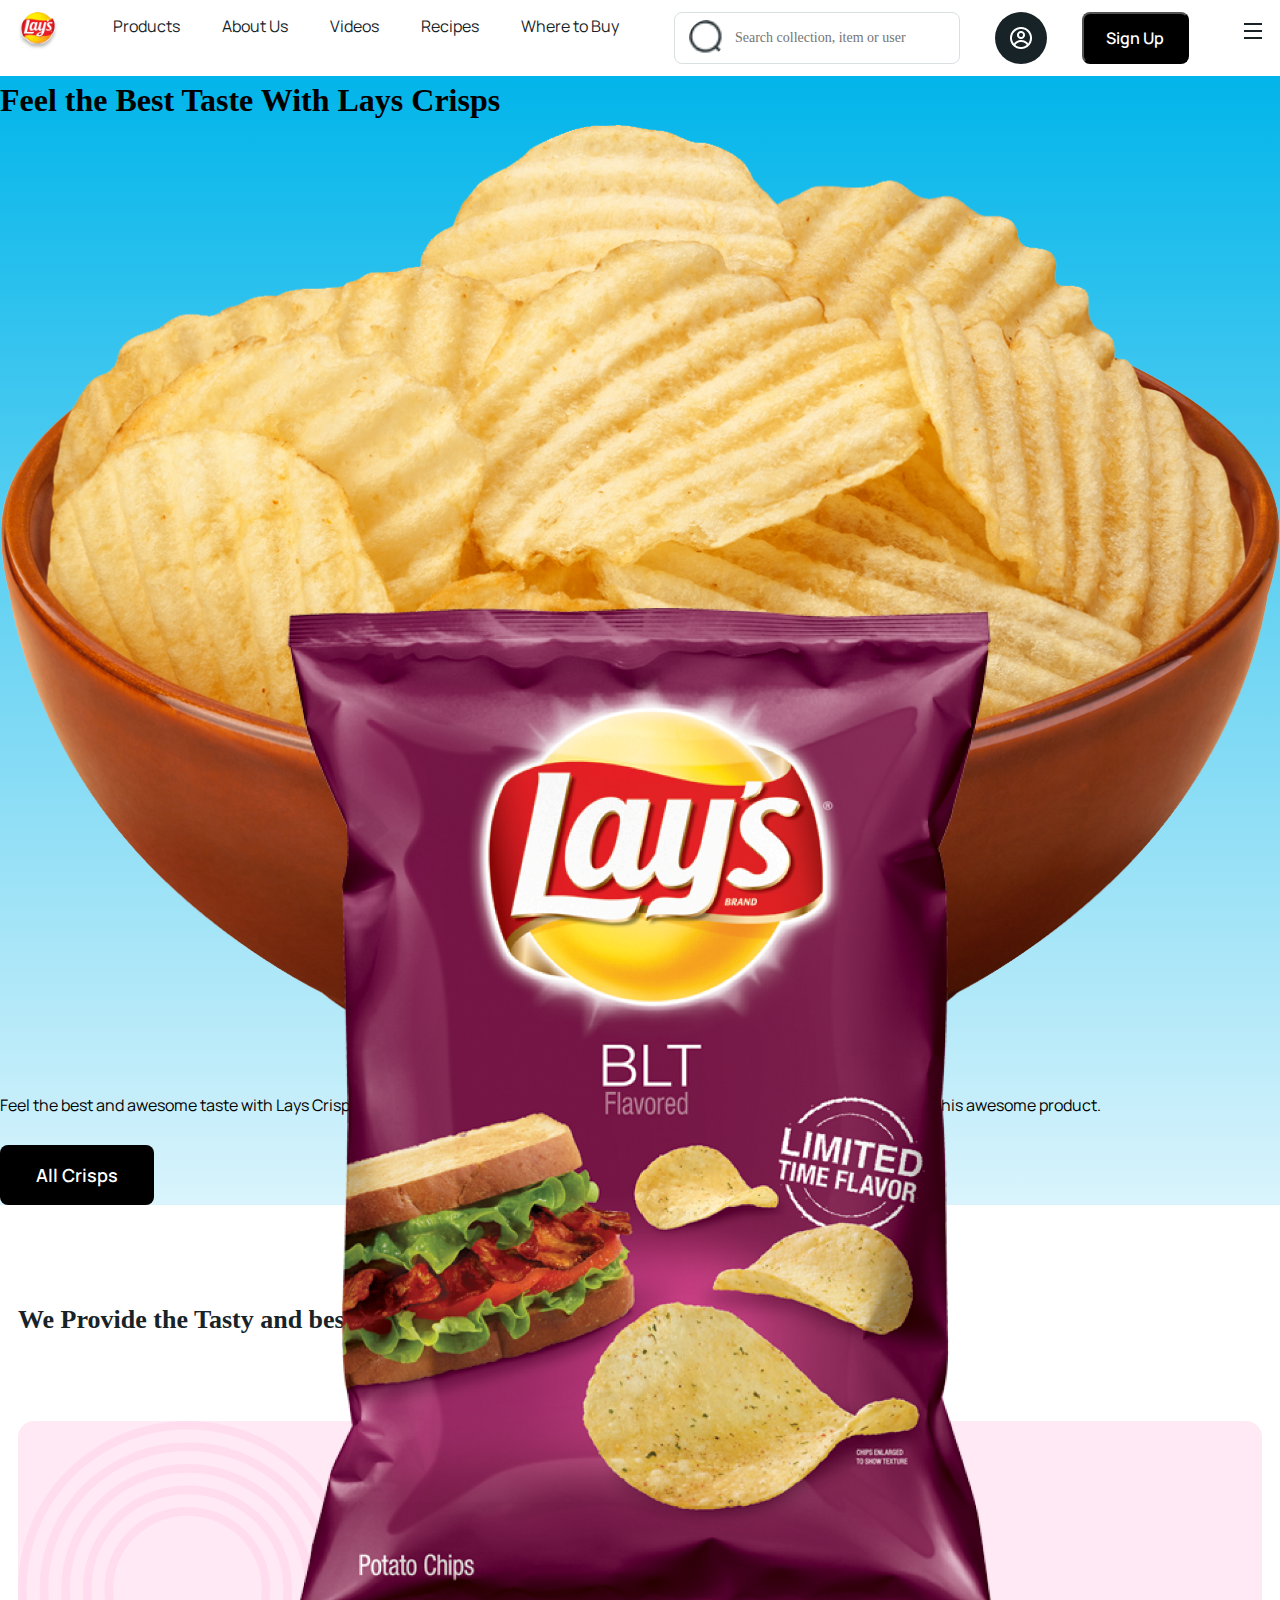
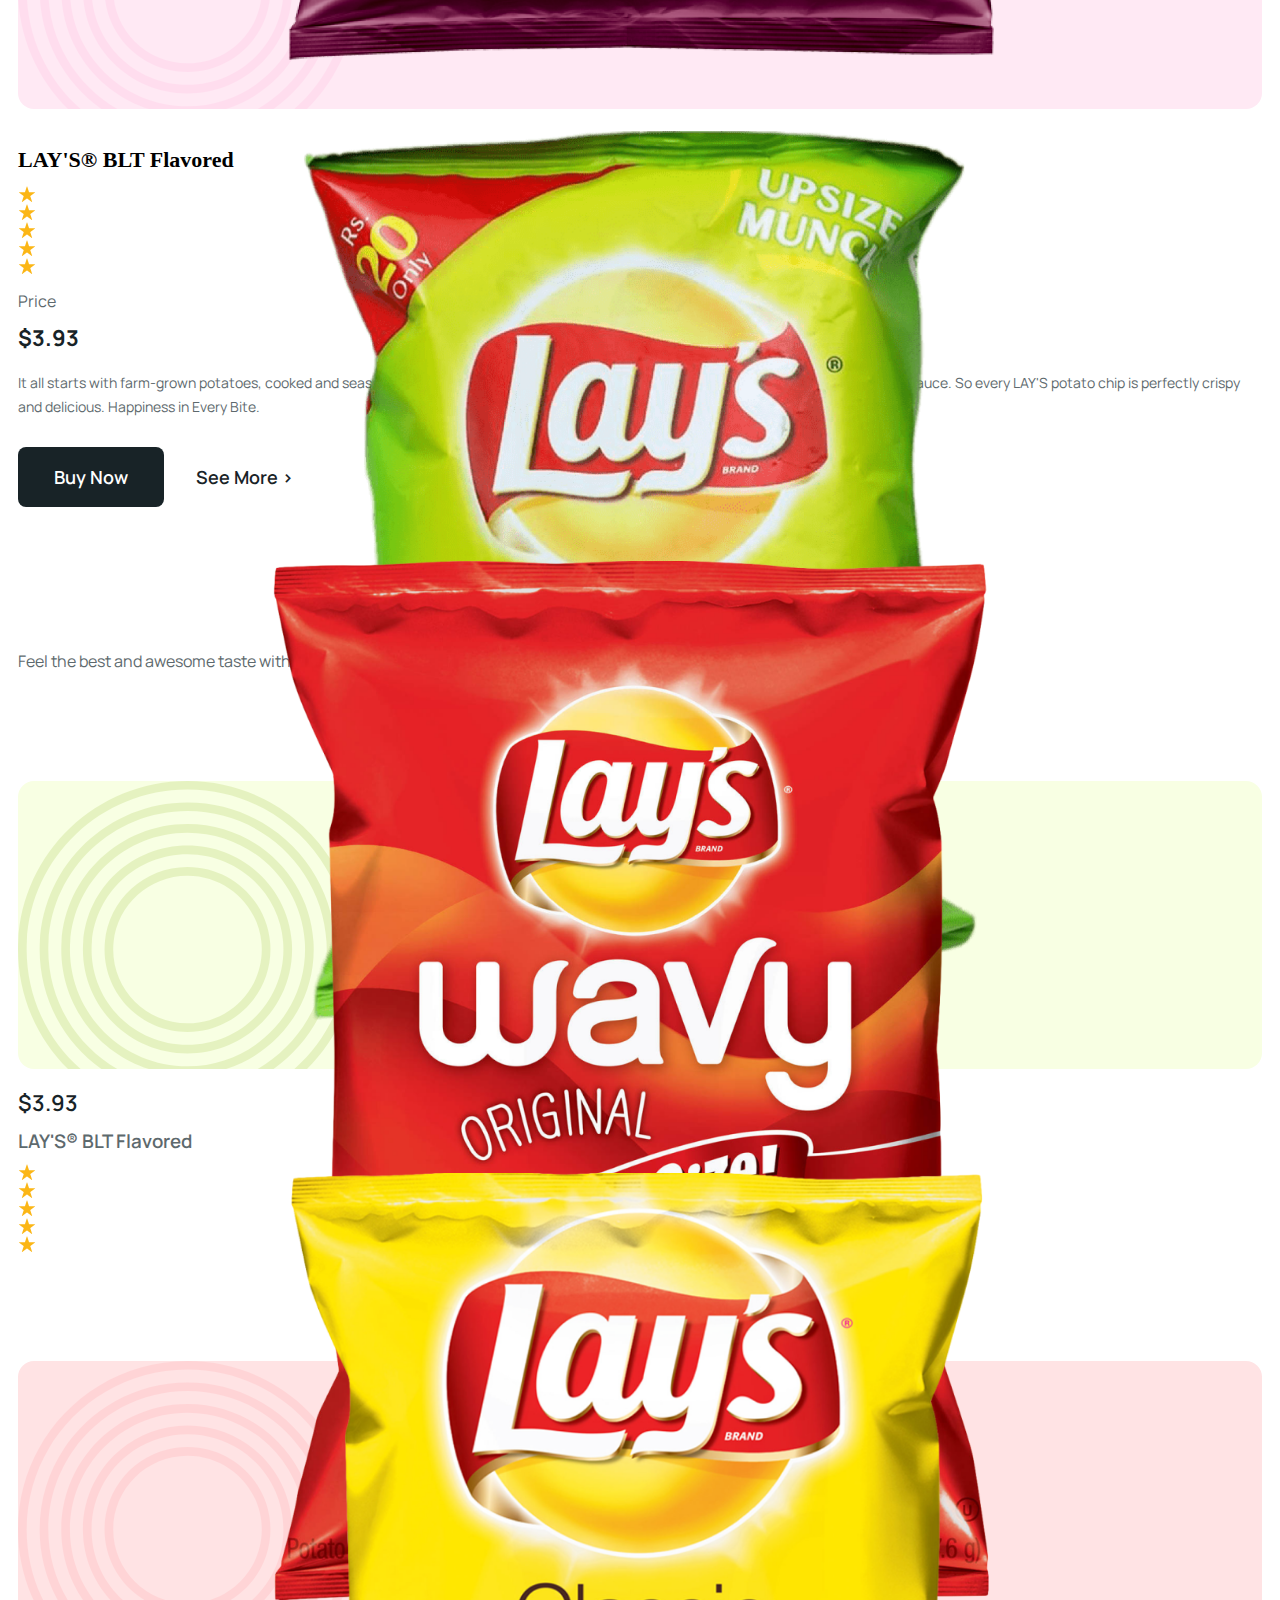
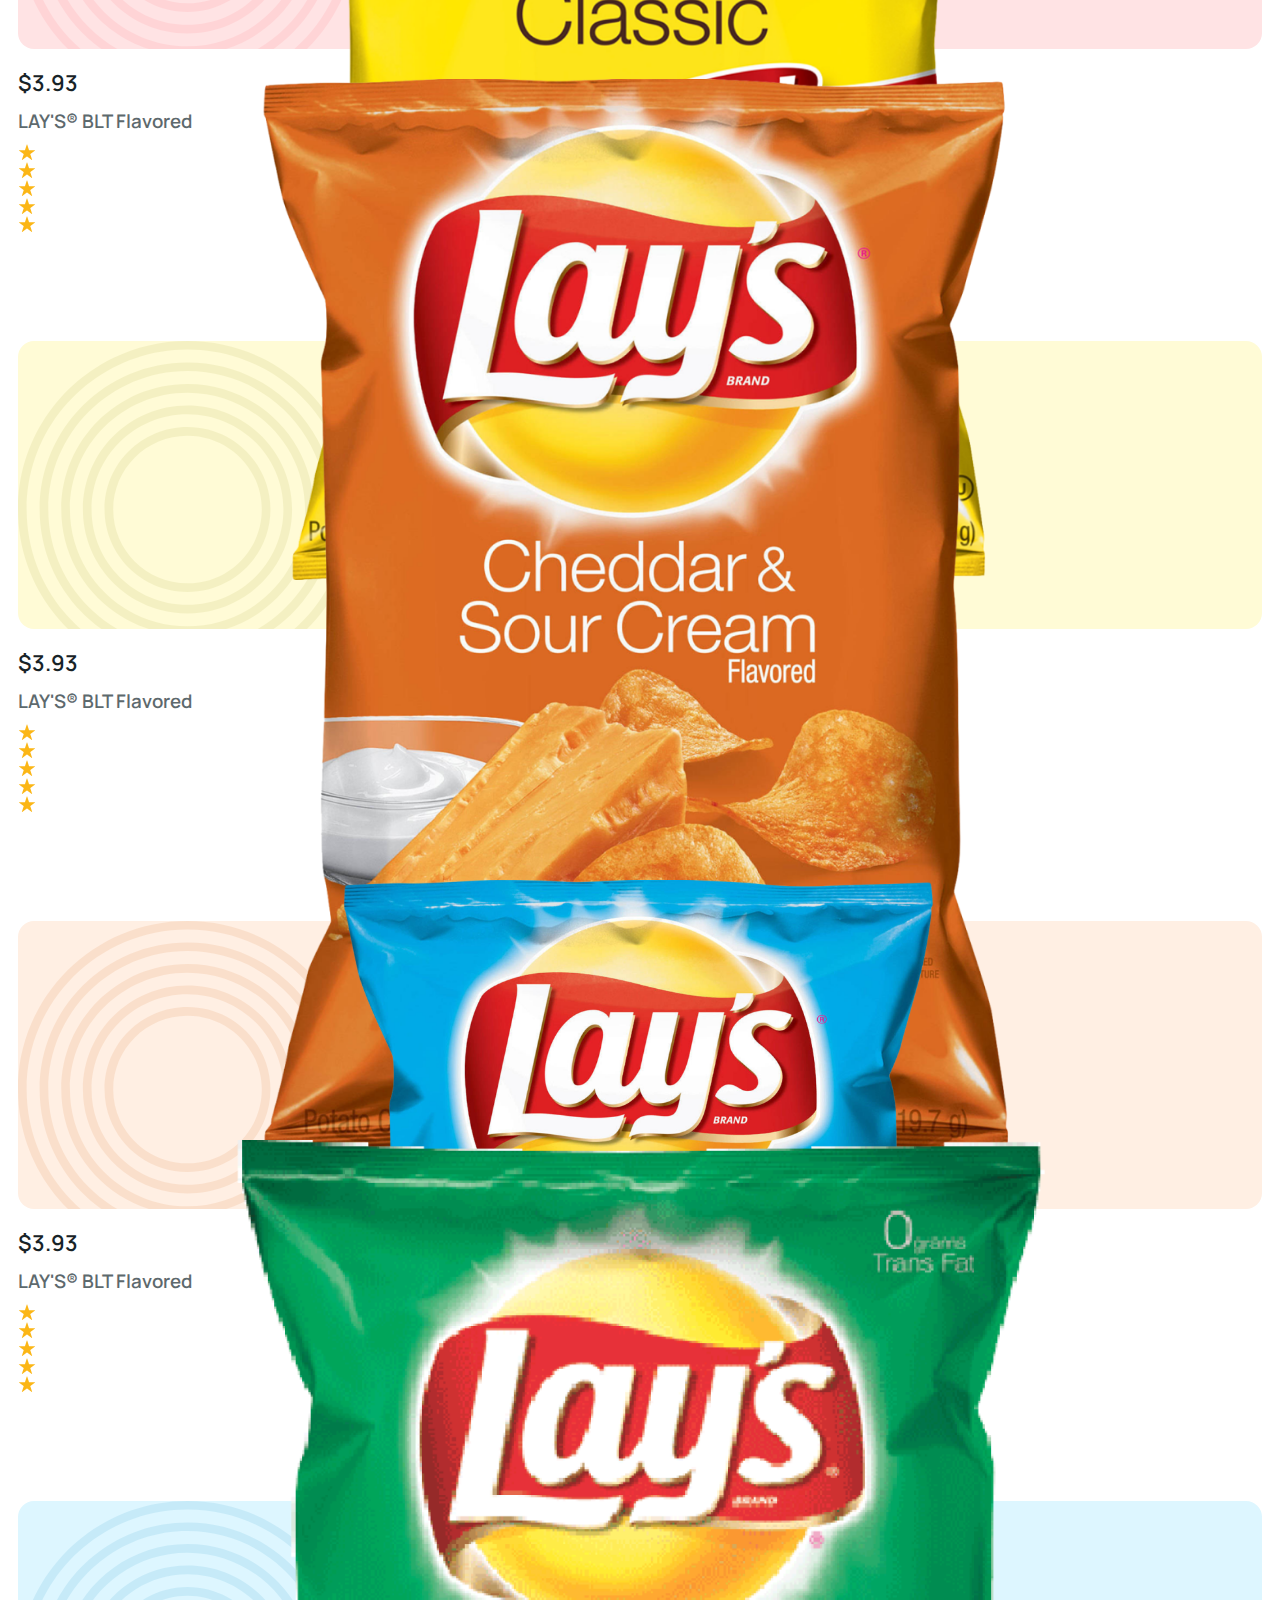
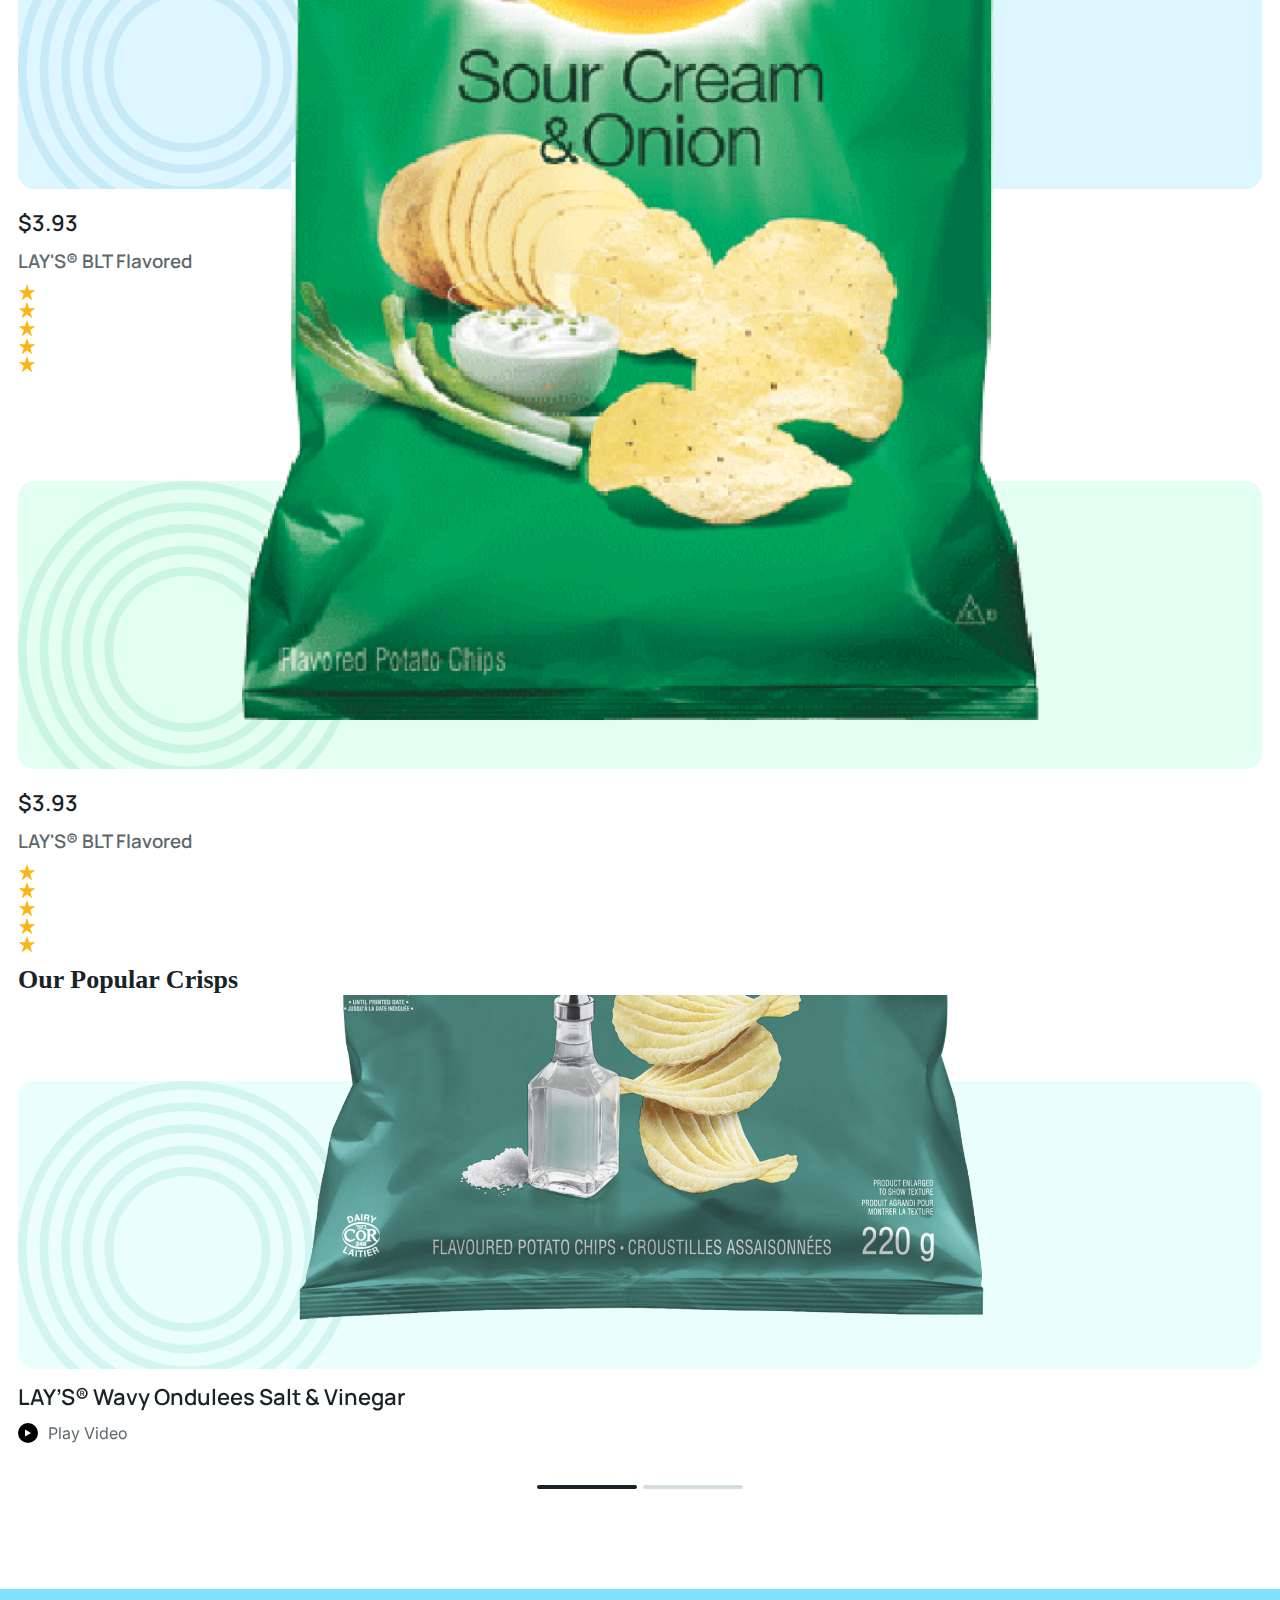
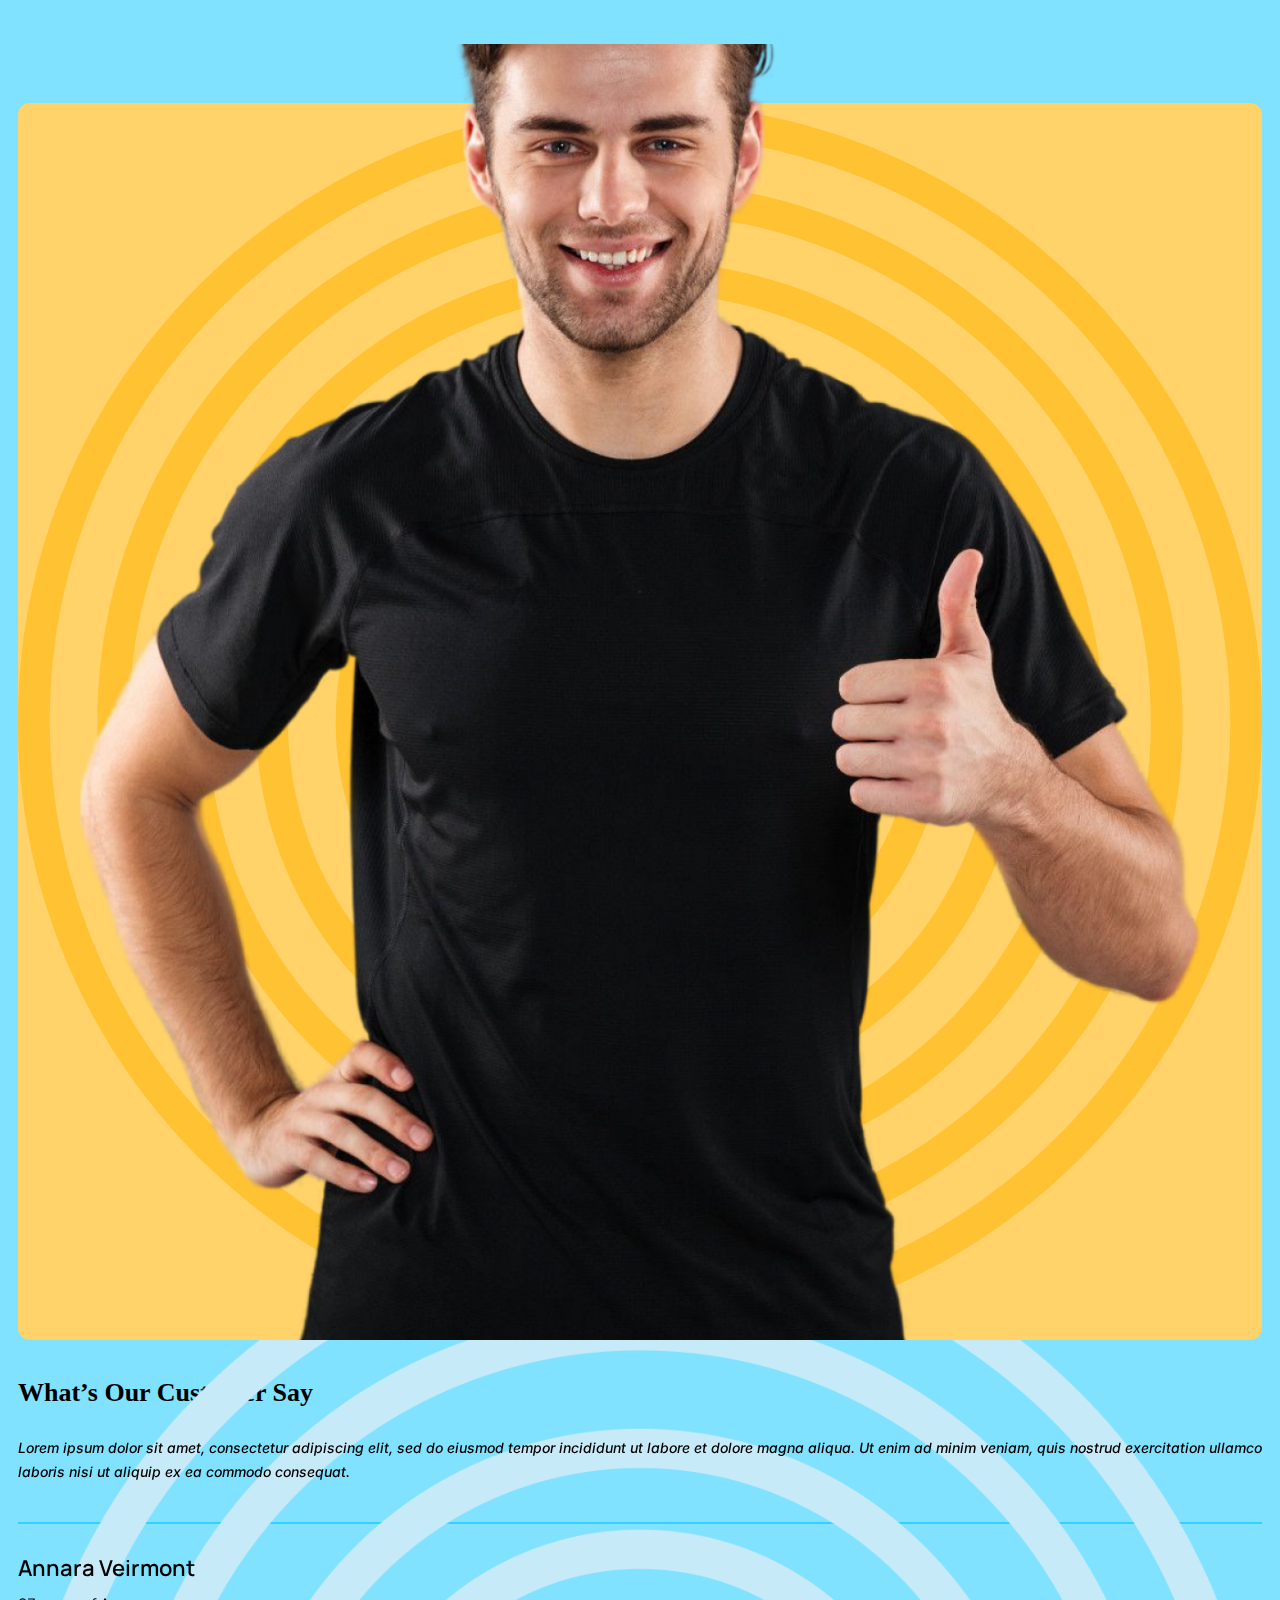
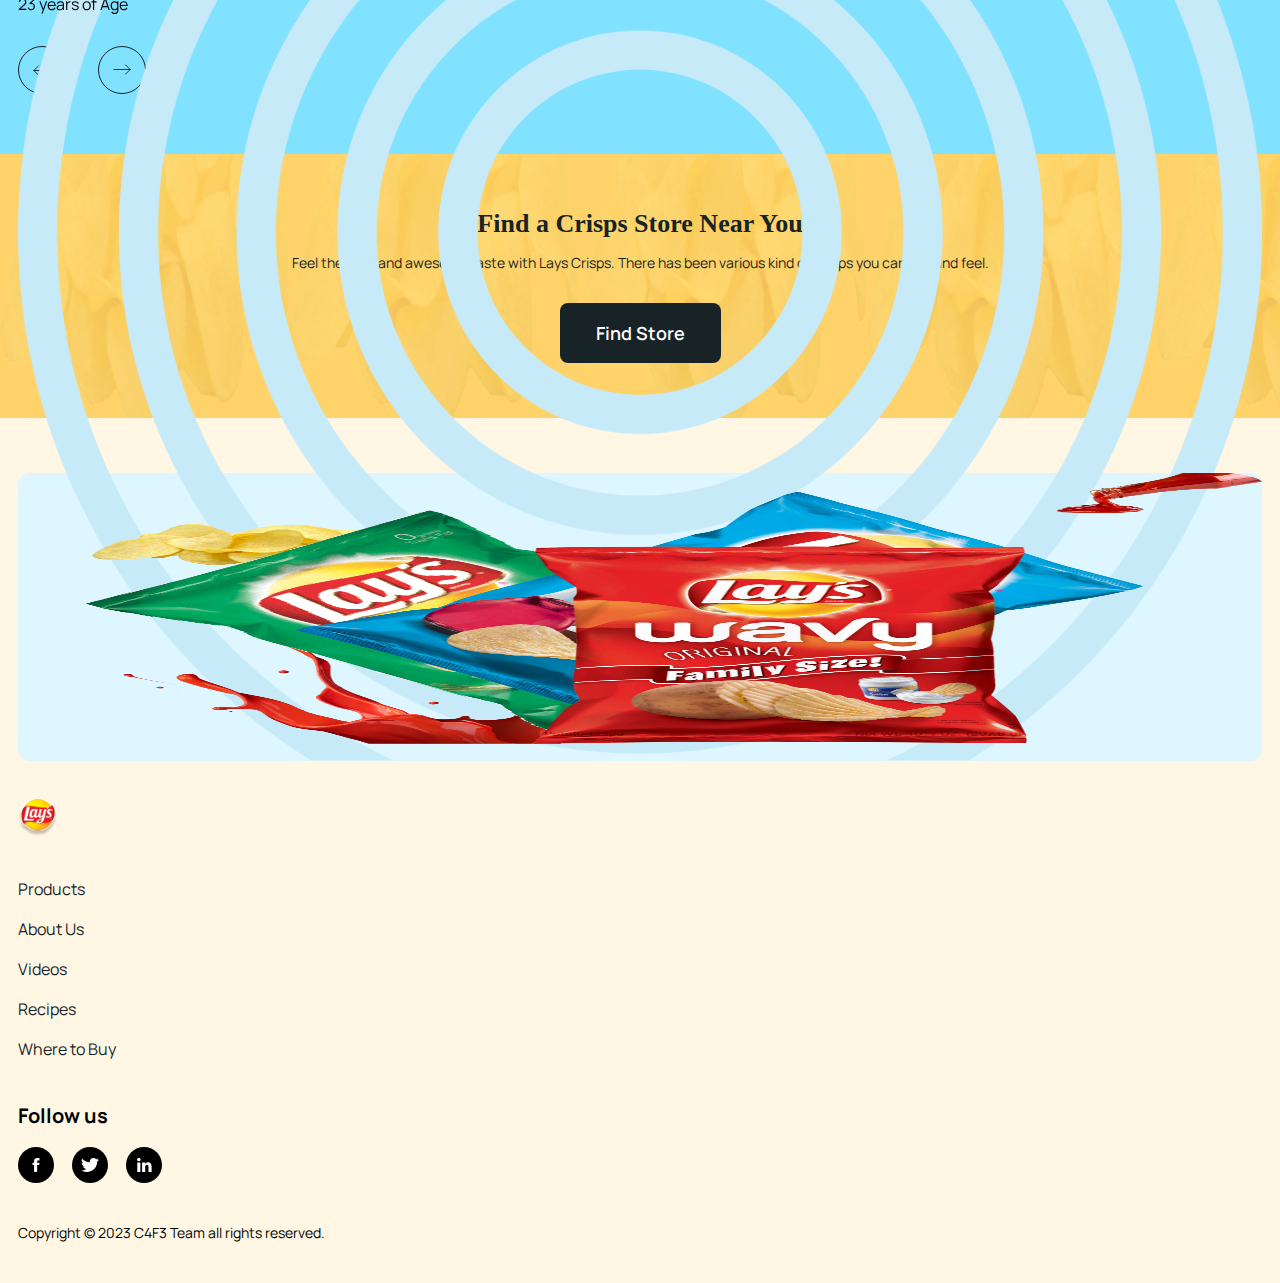
<file: index.html>
<!DOCTYPE html>
<html lang="en">

<head>
  <meta charset="UTF-8">
  <meta name="viewport" content="width=device-width, initial-scale=1.0">
  <title>Lays Crisps</title>

  <link rel="preconnect" href="https://fonts.googleapis.com">
  <link rel="preconnect" href="https://fonts.gstatic.com" crossorigin>

  <link href="https://fonts.googleapis.com/css2?family=Manrope:wght@200;300;400;500;600;700;800&display=swap"
    rel="stylesheet">
  <link href="https://api.fontshare.com/v2/css?f[]=sentient@400,700,201,301,200,501,500,300,2,1,401,701&display=swap"
    rel="stylesheet">
  <link href="https://fonts.googleapis.com/css2?family=Inter:wght@100;200;300;400;500;600;700;800;900&display=swap"
    rel="stylesheet">

  <link rel="stylesheet" href="./css/owl.carousel.min.css">
  <link rel="stylesheet" href="./css/owl.theme.default.min.css">
  <link rel="stylesheet" href="./css/reset.css">
  <link rel="stylesheet" href="./css/index.css">
</head>

<body class="m-0">

  <header>
    <nav class="d-flex justify-content-between py-12-px px-18-px">
      <img src="./asset/img/Header/logo.png" class="w-40-px h-38-px" alt="logo">

      <div class="d-sm-none d-flex gap-42-px h-28-px f-manrope">
        <a href="" class="text-decoration-none text-182327 lh-28-px">Products</a>
        <a href="" class="text-decoration-none text-182327 lh-28-px">About Us</a>
        <a href="" class="text-decoration-none text-182327 lh-28-px">Videos</a>
        <a href="" class="text-decoration-none text-182327 lh-28-px">Recipes</a>
        <a href="" class="text-decoration-none text-182327 lh-28-px">Where to Buy</a>
      </div>

      <div
        class="d-sm-none d-flex align-items-center gap-10-px ps-14-px w-23 h-52-px border-color-D8E0E2 border-solid border-width-1-px border-radius-8-px">
        <img src="./asset/img/Header/Vector.png" class="w-36-px h-36-px circle" alt="Search icon">
        <input class="w-100 border-none outline-focus-none p-0 fs-14-px text-5D696D lh-24-px"
          placeholder="Search collection, item or user"></input>
      </div>

      <button
        class="d-sm-none flex-shrink-0 w-52-px h-52-px ms-minus-20-px circle bg-image-user border-none bg-182327 bg-repeat-none bg-position-center"></button>

      <button class="d-sm-none flex-shrink-0 w-107-px h-52-px ms-minus-20-px border-radius-8-px bg-black text-white">
        <p class="f-manrope fw-semi-bold lh-28-px m-0">Sign Up</p>
      </button>

      <div class="d-flex flex-column justify-content-center w-18-px h-38-px gap-5-px">
        <img src="./asset/img/Header/Rectangle 4652.png" class="w-100 h-2-px" alt="">
        <img src="./asset/img/Header/Rectangle 4652.png" class="w-100 h-2-px" alt="">
        <img src="./asset/img/Header/Rectangle 4652.png" class="w-100 h-2-px" alt="">
      </div>
    </nav>

    <div class="d-flex flex-sm-column gap-sm-55 bg-linear-gradient-180deg-02B5EA-100-02B5EA-15 pb-55-px">
      <div class="order-sm-2 d-flex flex-column px-sm-x-18-px f-sentient">
        <h1 class="m-0 fs-sm-40-px fw-sm-bold lh-sm-46-px">Feel the Best Taste With Lays Crisps
          <img src="./asset/img/Header/chipIcon.png" class="w-sm-37-px h-sm-28-px" alt="Crisp Bowl">
        </h1>
        <p class="ms-0 mt-12-px f-manrope fs-sm-14-px lh-sm-24-px">Feel the best and awesome taste with Lays Crisps.
          There has been various kind
          of Crisps you can eat and feel the wonder taste of this awesome product.</p>
        <button
          class="w-fit-content mt-28-px px-36-px py-15-px bg-black border-radius-8-px border-none f-manrope fw-semi-bold fs-18-px lh-30-px text-white"><span>All
            Crisps</span></button>
      </div>

      <div class="order-sm-1 position-relative">
        <img src="./asset/img/Header/Union.svg" class="d-sm-inline d-none w-100" alt="">
        <img src="./asset/img/Header/chipBag.png"
          class="d-sm-inline d-none position-absolute left-50 translate-X-minus-46 top-50 translate-Y-minus-35 w-90"
          alt="">
      </div>
    </div>

  </header>

  <main class="px-18-px py-100-px">

    <section>
      <h2 class="mt-0 text-182327 f-sentient fs-26-px lh-30-px">We Provide the Tasty and best Chips for you!</h2>

      <div class="position-relative min-height-288-px mt-86-px bg-FFE9F4 border-radius-16-px">
        <div class="min-height-288-px mask-circle-bg mask-no-repeat mask-center bg-FFDDEE" alt=""></div>
        <img src="./asset/img/Main/chipBLT.png"
          class="position-absolute bottom-17 left-50 min-height-288-px w-65 translate-X-minus-50" alt="">
      </div>

      <h3 class="mt-38-px mb-12-px f-sentient fs-22-px lh-26-px">LAY'S® BLT Flavored</h3>

      <div class="mb-12-px">
        <img src="./asset/img/Main/star.svg" alt="" class="w-18-px h-18-px">
        <img src="./asset/img/Main/star.svg" alt="" class="w-18-px h-18-px">
        <img src="./asset/img/Main/star.svg" alt="" class="w-18-px h-18-px">
        <img src="./asset/img/Main/star.svg" alt="" class="w-18-px h-18-px">
        <img src="./asset/img/Main/star.svg" alt="" class="w-18-px h-18-px">
      </div>

      <span class="d-block mb-10-px f-manrope text-5D696D lh-28-px">Price</span>
      <span class="f-manrope text-182327 fs-22-px fw-bold lh-26-px">$3.93</span>

      <p class="mt-18-px f-manrope text-5D696D fs-14-px lh-24-px">It all starts with farm-grown potatoes, cooked and
        seasoned to perfection. Then we add the
        sweet taste of honey
        and the spicy kick of BBQ sauce. So every LAY'S potato chip is perfectly crispy and delicious. Happiness in
        Every Bite.</p>

      <div class="mt-28-px">
        <button
          class="py-15-px px-36-px bg-182327 f-manrope text-white fs-18-px fw-semi-bold lh-30-px border-none border-radius-8-px">Buy
          Now</button>
        <a href="" class="ms-28-px f-manrope text-decoration-none text-182327 fw-semi-bold fs-18-px lh-30-px">See More
          ></a>
      </div>
    </section>

    <section class="mt-100-px">
      <h2 class="text-center mb-12-px text-182327 f-sentient fs-26-px fw-bold lh-30-px">Find Best Taste Here</h2>

      <p class="text-5D696D f-manrope lh-24-px">Feel the best and awesome taste with Lays Crisps. There has been various
        kind of Crisps you can eat and feel
      </p>

      <div>
        <div class="position-relative min-height-288-px mt-108-px bg-F8FFE3 border-radius-16-px">
          <div class="min-height-288-px mask-circle-bg mask-no-repeat mask-center bg-E5F2C0" alt=""></div>
          <img src="./asset/img/Main/1.png"
            class="position-absolute bottom-17 left-50 min-height-288-px w-65 translate-X-minus-50" alt="">
        </div>

        <span class="d-block mt-18-px f-manrope text-182327 fs-22-px fw-semi-bold lh-32-px">$3.93</span>
        <h3 class="mt-8-px mb-8-px f-manrope text-5D696D fw-semi-bold lh-28-px">LAY'S® BLT Flavored</h3>

        <div class="mb-12-px">
          <img src="./asset/img/Main/star.svg" alt="" class="w-18-px h-18-px">
          <img src="./asset/img/Main/star.svg" alt="" class="w-18-px h-18-px">
          <img src="./asset/img/Main/star.svg" alt="" class="w-18-px h-18-px">
          <img src="./asset/img/Main/star.svg" alt="" class="w-18-px h-18-px">
          <img src="./asset/img/Main/star.svg" alt="" class="w-18-px h-18-px">
        </div>
      </div>

      <div>
        <div class="position-relative min-height-288-px mt-108-px bg-FFE3E4 border-radius-16-px">
          <div class="min-height-288-px mask-circle-bg mask-no-repeat mask-center bg-FFD4D6" alt=""></div>
          <img src="./asset/img/Main/2.png"
            class="position-absolute bottom-17 left-50 min-height-288-px w-65 translate-X-minus-50" alt="">
        </div>

        <span class="d-block mt-18-px f-manrope text-182327 fs-22-px fw-semi-bold lh-32-px">$3.93</span>
        <h3 class="mt-8-px mb-8-px f-manrope text-5D696D fw-semi-bold lh-28-px">LAY'S® BLT Flavored</h3>

        <div class="mb-12-px">
          <img src="./asset/img/Main/star.svg" alt="" class="w-18-px h-18-px">
          <img src="./asset/img/Main/star.svg" alt="" class="w-18-px h-18-px">
          <img src="./asset/img/Main/star.svg" alt="" class="w-18-px h-18-px">
          <img src="./asset/img/Main/star.svg" alt="" class="w-18-px h-18-px">
          <img src="./asset/img/Main/star.svg" alt="" class="w-18-px h-18-px">
        </div>
      </div>

      <div>
        <div class="position-relative min-height-288-px mt-108-px bg-FFFBD6 border-radius-16-px">
          <div class="min-height-288-px mask-circle-bg mask-no-repeat mask-center bg-F4F0C2" alt=""></div>
          <img src="./asset/img/Main/3.png"
            class="position-absolute bottom-17 left-50 min-height-288-px w-65 translate-X-minus-50" alt="">
        </div>

        <span class="d-block mt-18-px f-manrope text-182327 fs-22-px fw-semi-bold lh-32-px">$3.93</span>
        <h3 class="mt-8-px mb-8-px f-manrope text-5D696D fw-semi-bold lh-28-px">LAY'S® BLT Flavored</h3>

        <div class="mb-12-px">
          <img src="./asset/img/Main/star.svg" alt="" class="w-18-px h-18-px">
          <img src="./asset/img/Main/star.svg" alt="" class="w-18-px h-18-px">
          <img src="./asset/img/Main/star.svg" alt="" class="w-18-px h-18-px">
          <img src="./asset/img/Main/star.svg" alt="" class="w-18-px h-18-px">
          <img src="./asset/img/Main/star.svg" alt="" class="w-18-px h-18-px">
        </div>
      </div>

      <div>
        <div class="position-relative min-height-288-px mt-108-px bg-FFEFE3 border-radius-16-px">
          <div class="min-height-288-px mask-circle-bg mask-no-repeat mask-center bg-FADFCB" alt=""></div>
          <img src="./asset/img/Main/4.png"
            class="position-absolute bottom-17 left-50 min-height-288-px w-65 translate-X-minus-50" alt="">
        </div>

        <span class="d-block mt-18-px f-manrope text-182327 fs-22-px fw-semi-bold lh-32-px">$3.93</span>
        <h3 class="mt-8-px mb-8-px f-manrope text-5D696D fw-semi-bold lh-28-px">LAY'S® BLT Flavored</h3>

        <div class="mb-12-px">
          <img src="./asset/img/Main/star.svg" alt="" class="w-18-px h-18-px">
          <img src="./asset/img/Main/star.svg" alt="" class="w-18-px h-18-px">
          <img src="./asset/img/Main/star.svg" alt="" class="w-18-px h-18-px">
          <img src="./asset/img/Main/star.svg" alt="" class="w-18-px h-18-px">
          <img src="./asset/img/Main/star.svg" alt="" class="w-18-px h-18-px">
        </div>
      </div>

      <div>
        <div class="position-relative min-height-288-px mt-108-px bg-DDF6FF border-radius-16-px">
          <div class="min-height-288-px mask-circle-bg mask-no-repeat mask-center bg-C6EAF8" alt=""></div>
          <img src="./asset/img/Main/5.png"
            class="position-absolute bottom-17 left-50 min-height-288-px w-65 translate-X-minus-50" alt="">
        </div>

        <span class="d-block mt-18-px f-manrope text-182327 fs-22-px fw-semi-bold lh-32-px">$3.93</span>
        <h3 class="mt-8-px mb-8-px f-manrope text-5D696D fw-semi-bold lh-28-px">LAY'S® BLT Flavored</h3>

        <div class="mb-12-px">
          <img src="./asset/img/Main/star.svg" alt="" class="w-18-px h-18-px">
          <img src="./asset/img/Main/star.svg" alt="" class="w-18-px h-18-px">
          <img src="./asset/img/Main/star.svg" alt="" class="w-18-px h-18-px">
          <img src="./asset/img/Main/star.svg" alt="" class="w-18-px h-18-px">
          <img src="./asset/img/Main/star.svg" alt="" class="w-18-px h-18-px">
        </div>
      </div>

      <div>
        <div class="position-relative min-height-288-px mt-108-px bg-E3FFF3 border-radius-16-px">
          <div class="min-height-288-px mask-circle-bg mask-no-repeat mask-center bg-CAF5E3" alt=""></div>
          <img src="./asset/img/Main/6.png"
            class="position-absolute bottom-17 left-50 min-height-288-px w-65 translate-X-minus-50" alt="">
        </div>

        <span class="d-block mt-18-px f-manrope text-182327 fs-22-px fw-semi-bold lh-32-px">$3.93</span>
        <h3 class="mt-8-px mb-8-px f-manrope text-5D696D fw-semi-bold lh-28-px">LAY'S® BLT Flavored</h3>

        <div class="mb-12-px">
          <img src="./asset/img/Main/star.svg" alt="" class="w-18-px h-18-px">
          <img src="./asset/img/Main/star.svg" alt="" class="w-18-px h-18-px">
          <img src="./asset/img/Main/star.svg" alt="" class="w-18-px h-18-px">
          <img src="./asset/img/Main/star.svg" alt="" class="w-18-px h-18-px">
          <img src="./asset/img/Main/star.svg" alt="" class="w-18-px h-18-px">
        </div>
      </div>
    </section>

    <section>
      <h2 class="text-182327 f-sentient fs-26-px fw-bold lh-30-px">Our Popular Crisps</h2>

      <div class="owl-carousel" dots="true">
        <div>
          <div class="position-relative min-height-288-px mt-86-px bg-EAFFFC border-radius-16-px">
            <div class="min-height-288-px mask-circle-bg mask-no-repeat mask-center bg-D3F5F0" alt=""></div>
            <img src="./asset/img/Popular Crisps/1.png"
              class="position-absolute bottom-17 left-50 w-57-important translate-X-minus-50" alt="">
          </div>

          <h3 class="mt-12-px mb-6-px text-182327 f-manrope fs-22-px fw-semi-bold lh-32-px">LAY’S® Wavy Ondulees Salt &
            Vinegar</h3>

          <div class="d-flex align-items-center">
            <button
              class="w-20-px h-20-px bg-black bg-image-triangle p-6-px bg-repeat-none bg-position-center circle border-none"></button>
            <span class="ms-10-px text-5D696D f-inter lh-28-px">Play Video</span>
          </div>
        </div>
        <div>
          <div
            class="d-flex justify-content-center position-relative min-height-288-px mt-86-px bg-FFEAEC border-radius-16-px">
            <div class="w-100 min-height-288-px mask-circle-bg mask-no-repeat mask-center bg-FFD8DB" alt=""></div>
            <img src="./asset/img/Popular Crisps/2.png"
              class="position-absolute bottom-17 left-50 w-57-important translate-X-minus-50" alt="">
          </div>
          <h3 class="mt-12-px mb-6-px text-182327 f-manrope fs-22-px fw-semi-bold lh-32-px">LAY’S® Beers and Cigar</h3>

          <div class="d-flex align-items-center">
            <button
              class="w-20-px h-20-px bg-black bg-image-triangle p-6-px bg-repeat-none bg-position-center circle border-none"></button>
            <span class="ms-10-px text-5D696D f-inter lh-28-px">Play Video</span>
          </div>
        </div>
      </div>
    </section>

  </main>

  <section class="px-18-px py-55-px bg-80E2FF">
    <div class="owl-carousel owl-theme" comment-section>
      <div class="position-relative mt-59-px bg-FFD36A border-radius-12-px">
        <img src="./asset/img/Micellaneous/circleBg.svg" alt="">
        <img src="./asset/img/Micellaneous/sportMan.png"
          class="position-absolute bottom-0 left-50 w-90-important translate-X-minus-50" alt="">
      </div>
      <div class="position-relative mt-59-px bg-FFD36A border-radius-12-px">
        <img src="./asset/img/Micellaneous/circleBg.svg" alt="">
        <img src="./asset/img/Micellaneous/David.png"
          class="position-absolute bottom-0 left-50 w-90-important translate-X-minus-50" alt="">
      </div>
    </div>

    <h2 class="mt-38-px f-sentient fs-26-px fw-bold lh-30-px">What’s Our Customer Say</h2>

    <div class="mt-28-px owl-carousel owl-theme" comment-section>
      <p class="m-0 f-inter fs-14-px fs-italic fw-medium lh-24-px">Lorem ipsum dolor sit amet, consectetur adipiscing
        elit,
        sed do eiusmod tempor incididunt ut labore et dolore
        magna aliqua. Ut enim ad minim veniam, quis nostrud exercitation ullamco laboris nisi ut aliquip ex ea commodo
        consequat.</p>
      <p class="m-0 f-inter fs-14-px fs-italic fw-medium lh-24-px">Lorem ipsum dolor sit amet, consectetur adipiscing
        elit,
        sed do eiusmod tempor incididunt ut labore et dolore magna aliqua. Ut enim ad minim veniam, quis nostrud
        exercitation ullamco laboris nisi ut aliquip ex ea commodo consequat.</p>
    </div>

    <div class="h-2-px mt-38-px bg-33D1FF"></div>

    <div class="mt-28-px owl-carousel owl-theme" comment-section>
      <div>
        <span class="f-manrope fs-22-px fw-semi-bold lh-32-px">Annara Veirmont</span>
        <span class="d-block mt-6-px f-manrope lh-28-px">23 years of Age</span>
      </div>
      <div>
        <span class="f-manrope fs-22-px fw-semi-bold lh-32-px">Daviz Edwards</span>
        <span class="d-block mt-6-px f-manrope lh-28-px">21 years of Age</span>
      </div>
    </div>

    <div class="mt-28-px">
      <button id="nav-carousel-comment-prev"
        class="w-48-px h-48-px border-width-1-px border-solid border-color-182327 bg-image-left-arrow circle bg-transparent bg-image-size-18-10-px bg-repeat-none bg-position-center"></button>
      <button id="nav-carousel-comment-next"
        class="w-48-px h-48-px ms-28-px border-width-1-px border-solid border-color-182327 rotate-180-deg bg-image-left-arrow circle bg-transparent bg-image-size-18-10-px bg-repeat-none bg-position-center"></button>
    </div>
  </section>

  <section class="text-center px-18-px py-55-px bg-FFD36A bg-image-chips bg-image-contain">
    <h2 class="mt-0 text-182327 f-sentient fs-26-px fw-bold lh-30-px">Find a Crisps Store Near You</h2>
    <p class="mt-12-px text-182327 f-manrope fs-14-px lh-24-px">Feel the best and awesome taste with Lays Crisps. There
      has been various kind of Crisps you can eat and feel.</p>
    <button
      class="mt-28-px py-15-px px-36-px border-none border-radius-8-px bg-182327 text-white f-manrope fs-18-px fw-semi-bold lh-30-px">Find
      Store</button>
  </section>

  <footer class="bg-FFF7E3 pt-55-px pb-38-px ps-18-px pe-18-px">
    <div class="position-relative min-height-288-px bg-DDF6FF border-radius-12-px">
      <img src="./asset/img/Footer/Intersect.png" class="position-absolute bottom-0 left-0 w-100" alt="">
      <img src="./asset/img/Footer/layBags.png" class="position-absolute top-0 right-0 w-95 h-94" alt="">
    </div>

    <img src="./asset/img/Footer/logo.png" class="w-40-px h-38-px mt-38-px" alt="logo">

    <div class="mt-38-px d-flex flex-column gap-12-px">
      <a href="#" class="f-manrope lh-28-px text-decoration-none text-182327 w-max-content">Products</a>
      <a href="#" class="f-manrope lh-28-px text-decoration-none text-182327 w-max-content">About Us</a>
      <a href="#" class="f-manrope lh-28-px text-decoration-none text-182327 w-max-content">Videos</a>
      <a href="#" class="f-manrope lh-28-px text-decoration-none text-182327 w-max-content">Recipes</a>
      <a href="#" class="f-manrope lh-28-px text-decoration-none text-182327 w-max-content">Where to Buy</a>
    </div>

    <div class="mt-38-px">
      <span class="d-block mb-16-px f-manrope fs-20-px fw-bold lh-30-px">Follow us</span>

      <div>
        <a class="w-36-px h-36-px circle bg-black d-flex-inline justify-content-center align-items-center"><img
            src="./asset/img/Footer/1.svg" alt="Facebook"></a>
        <a class="w-36-px h-36-px circle bg-black d-flex-inline justify-content-center align-items-center ms-14-px"><img
            src="./asset/img/Footer/2.svg" alt="Twitter"></a>
        <a class="w-36-px h-36-px circle bg-black d-flex-inline justify-content-center align-items-center ms-14-px"><img
            src="./asset/img/Footer/3.svg" alt="Instagram"></a>
      </div>
    </div>

    <span class="d-block mt-38-px mb-0 f-manrope fs-14-px lh-24-px">Copyright © 2023 C4F3 Team all rights
      reserved.</span>
  </footer>

  <script src="./js/jquery.min.js"></script>
  <script src="./js/owl.carousel.min.js"></script>
  <script src="./js/index.js"></script>
</body>

</html>
</file>
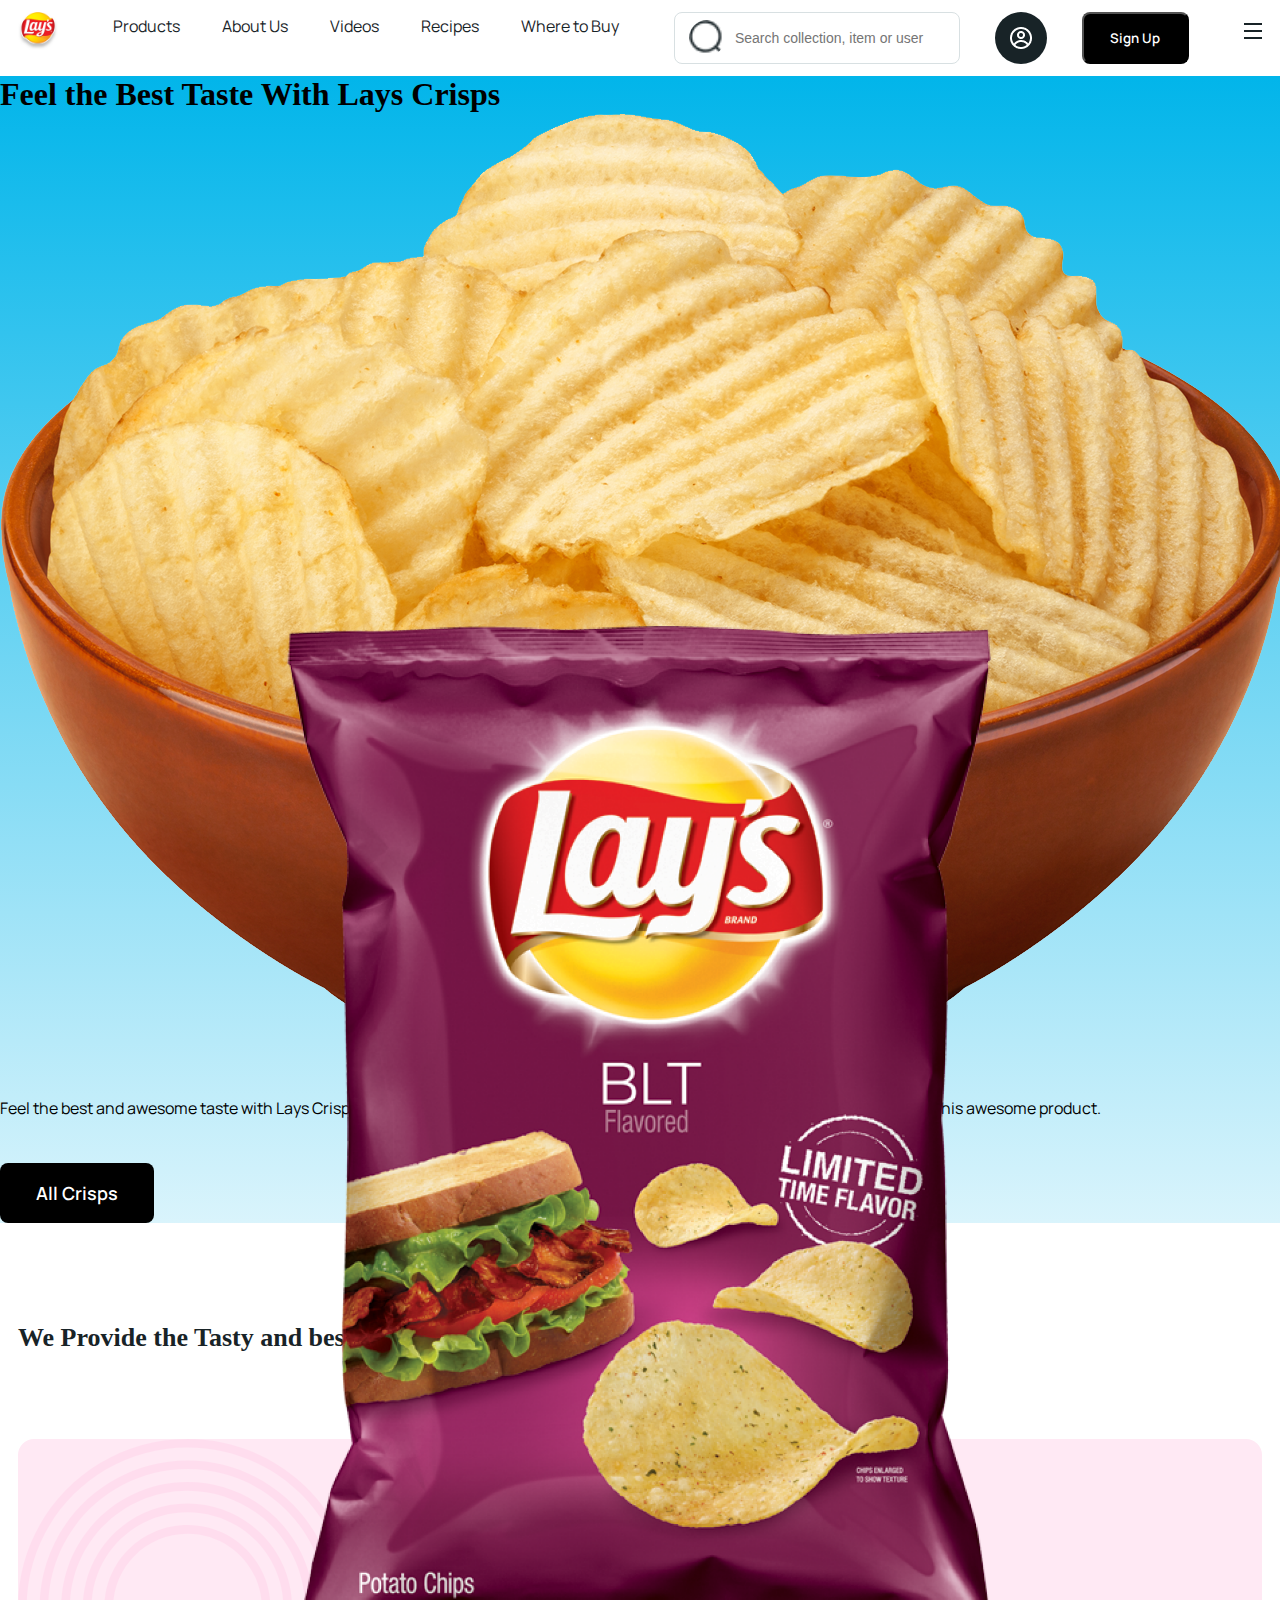
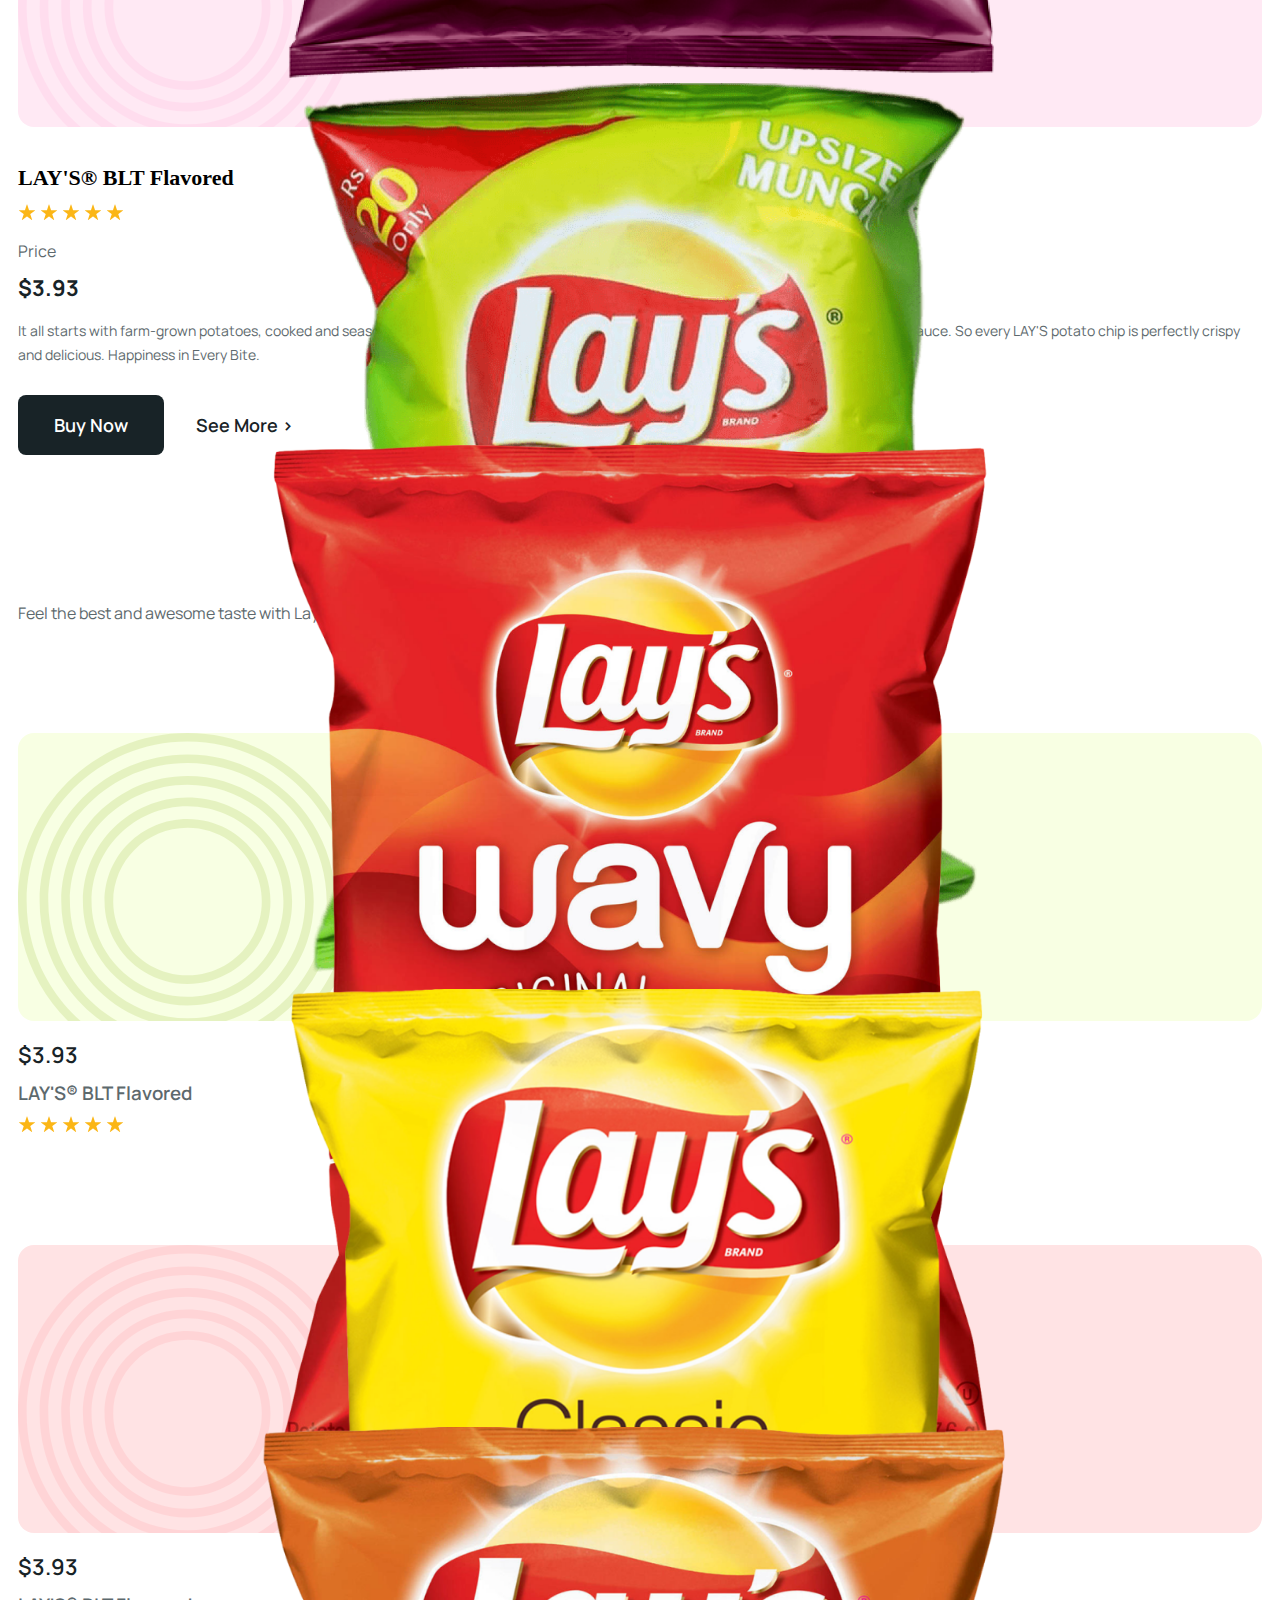
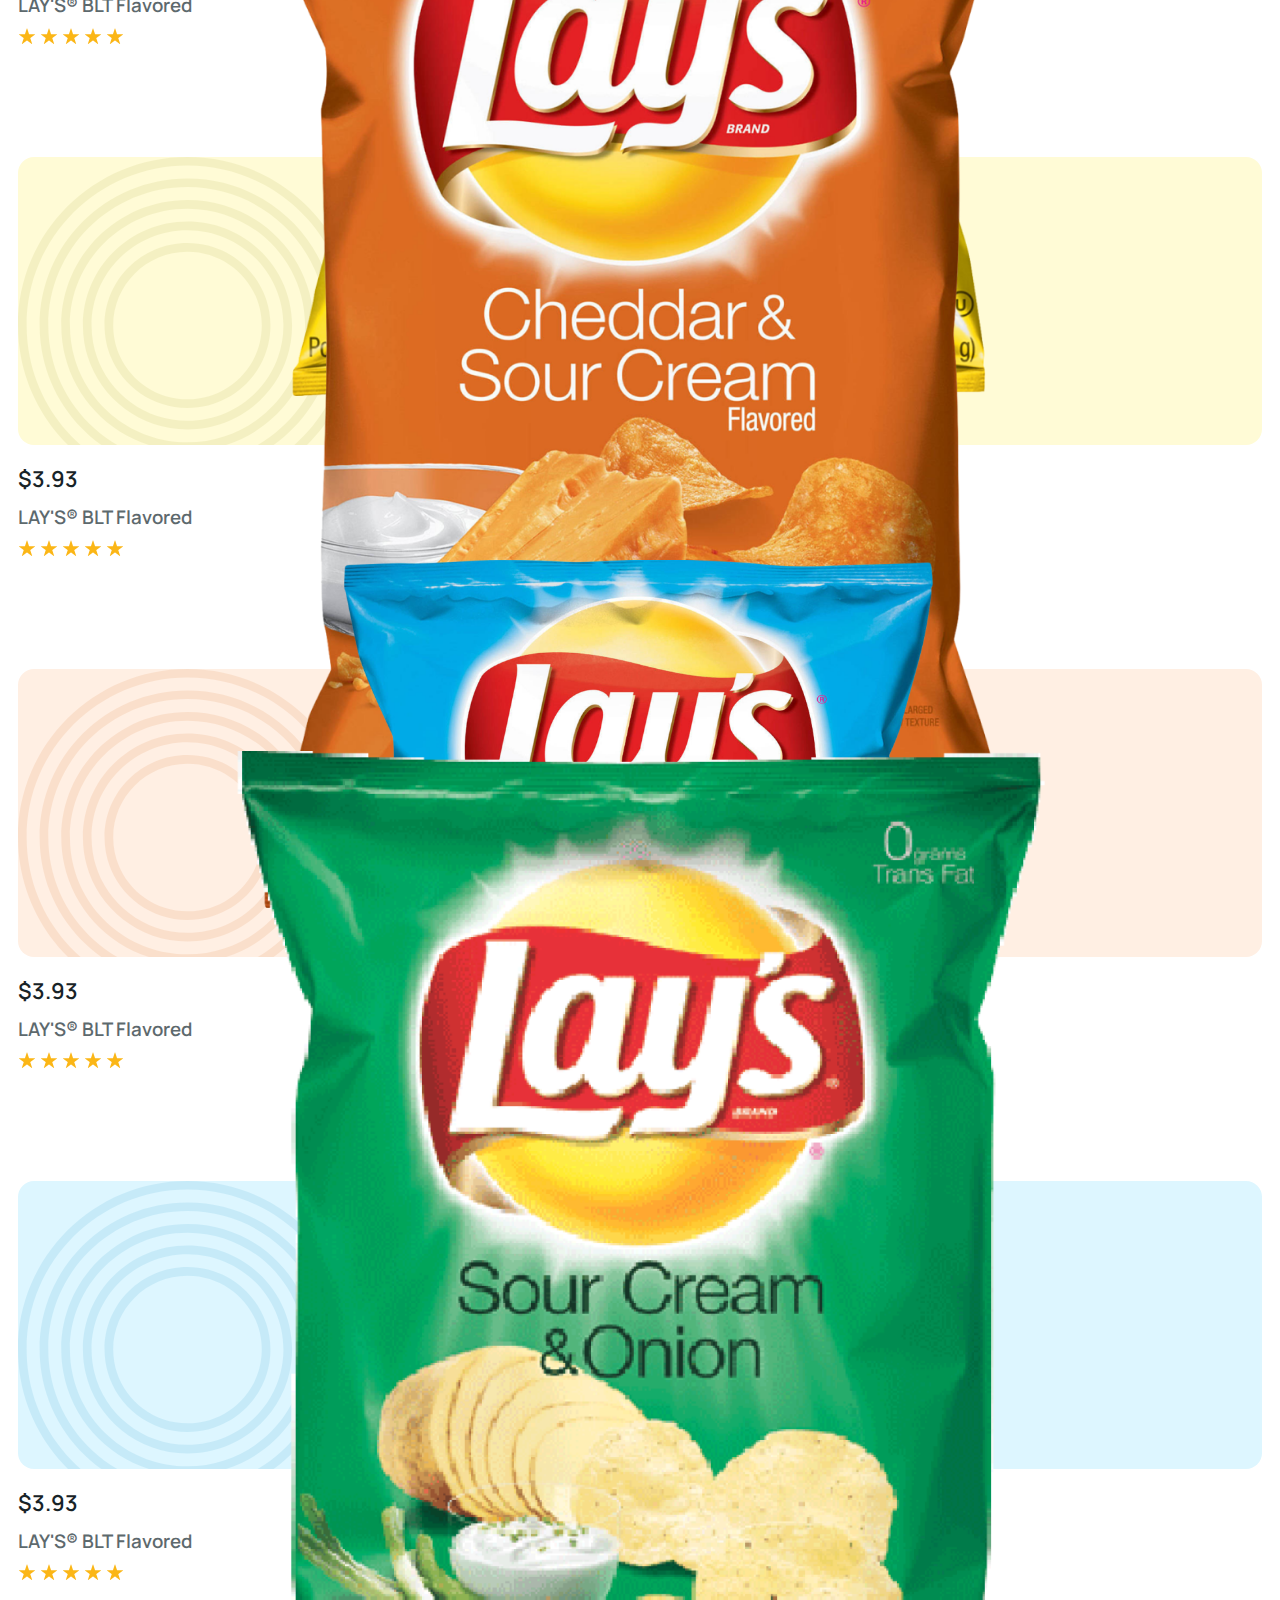
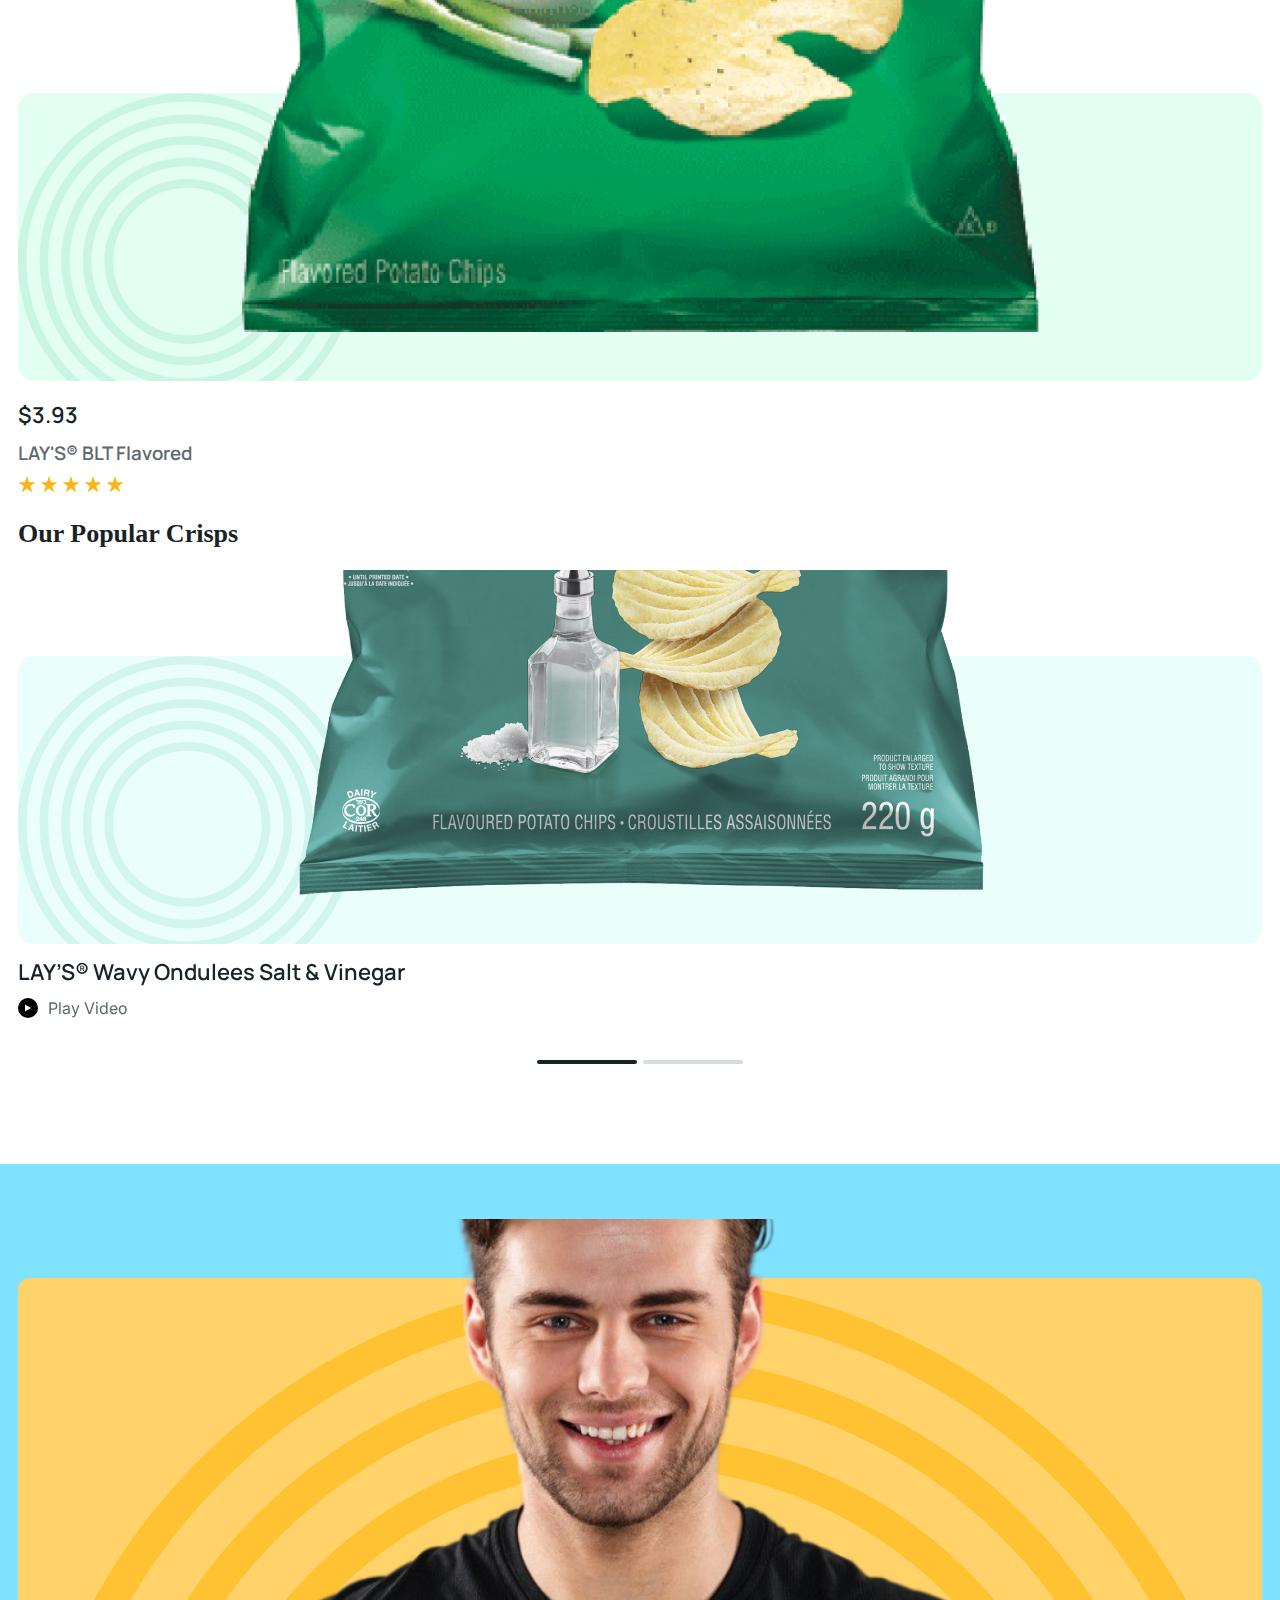
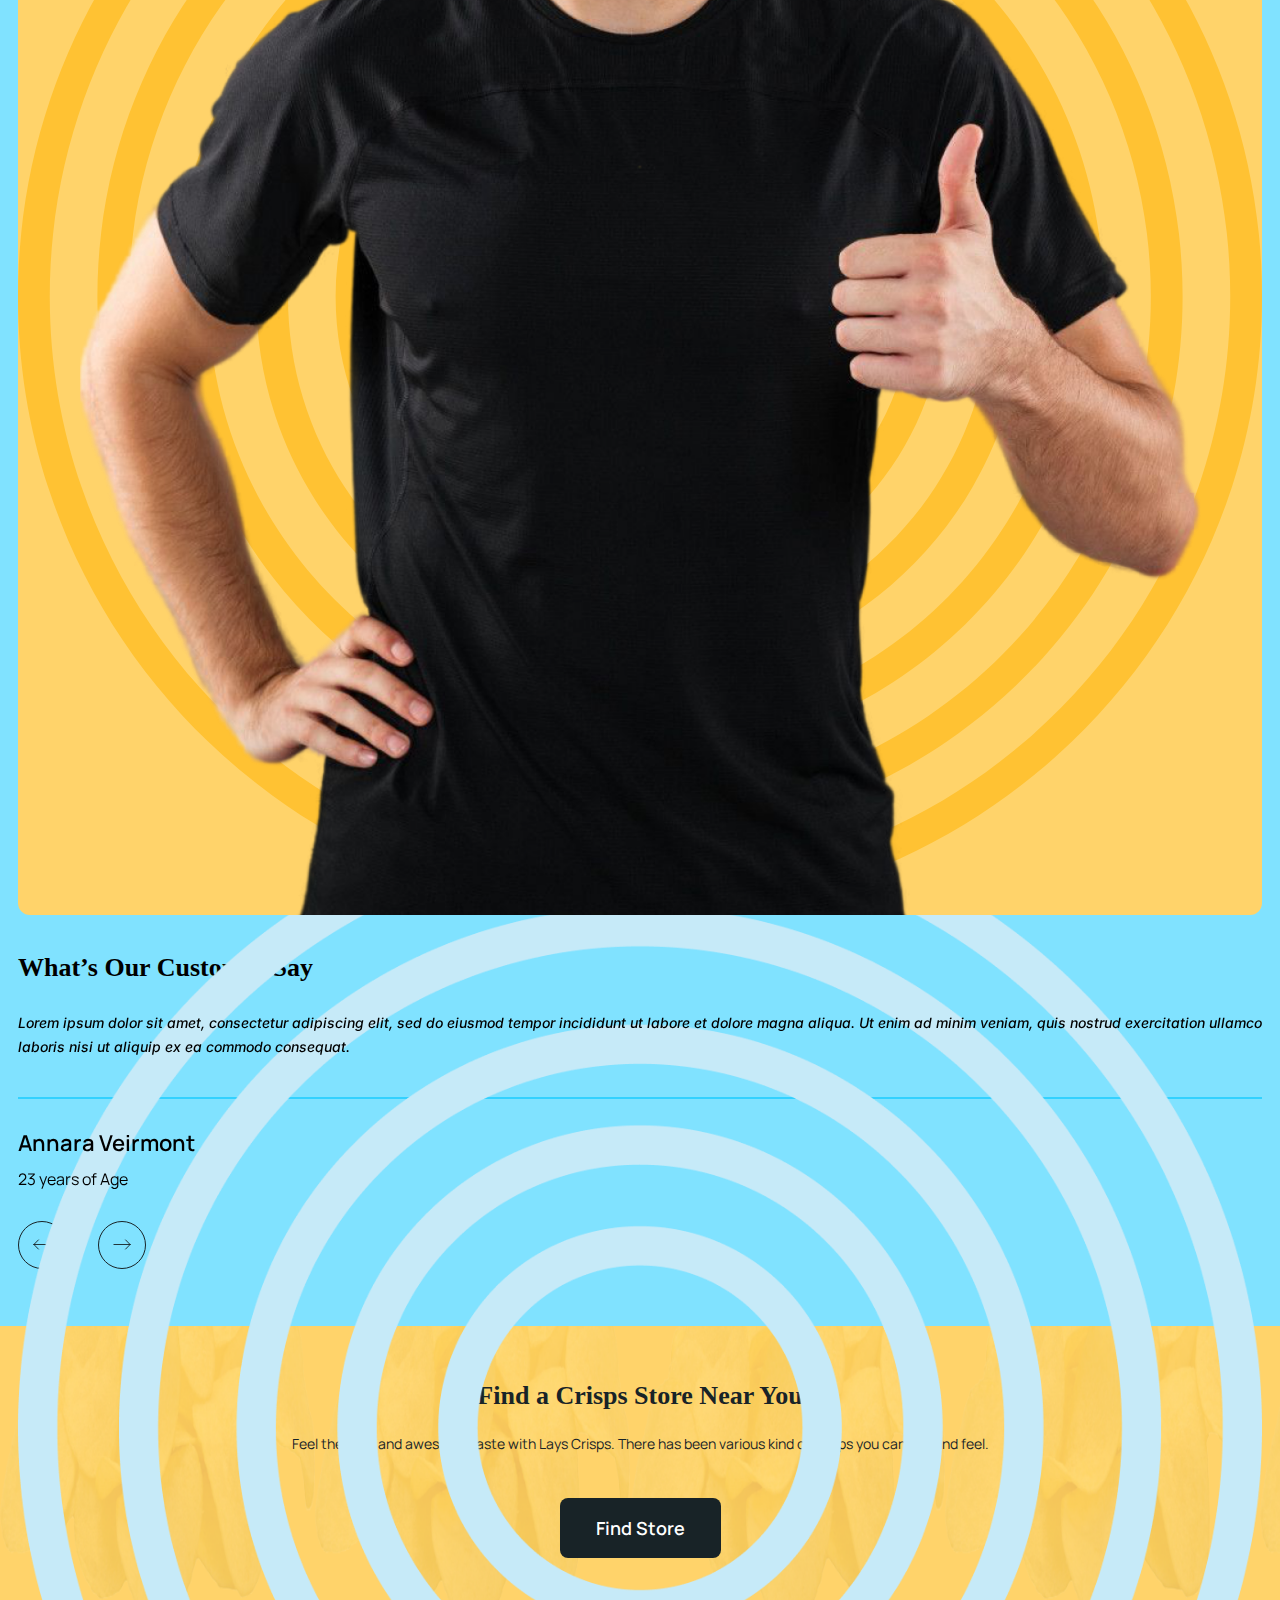
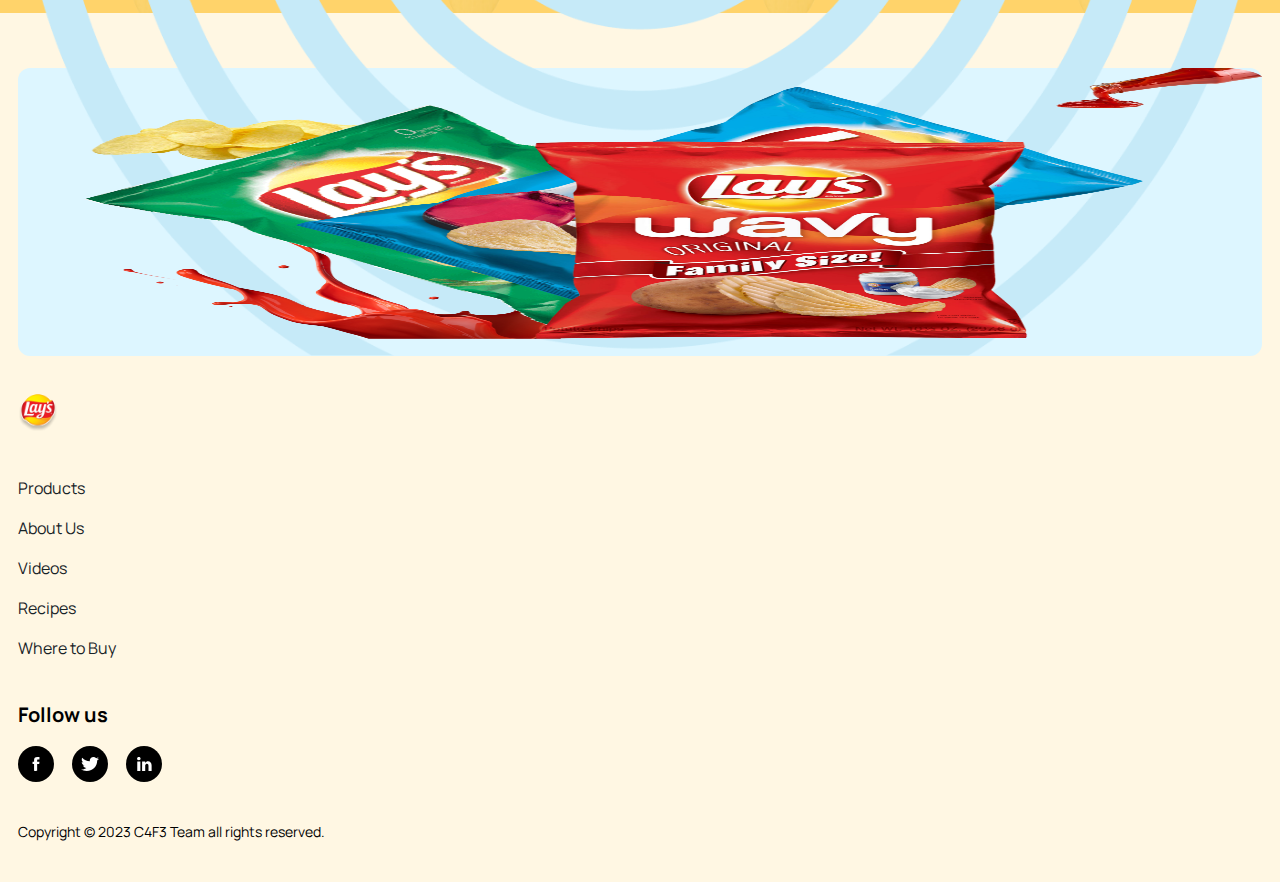
<file: src/html/index.html>
<!DOCTYPE html>
<html lang="en">

<head>
  <meta charset="UTF-8">
  <meta name="viewport" content="width=device-width, initial-scale=1.0">
  <title>Lays Crisps</title>

  <link rel="preconnect" href="https://fonts.googleapis.com">
  <link rel="preconnect" href="https://fonts.gstatic.com" crossorigin>

  <link href="https://fonts.googleapis.com/css2?family=Manrope:wght@200;300;400;500;600;700;800&display=swap"
    rel="stylesheet">
  <link href="https://api.fontshare.com/v2/css?f[]=sentient@400,700,201,301,200,501,500,300,2,1,401,701&display=swap"
    rel="stylesheet">
  <link href="https://fonts.googleapis.com/css2?family=Inter:wght@100;200;300;400;500;600;700;800;900&display=swap"
    rel="stylesheet">

  <link rel="stylesheet" href="../css/owl.carousel.min.css">
  <link rel="stylesheet" href="../css/owl.theme.default.min.css">

  <link rel="stylesheet" href="./index.css">
</head>

<body class="m-0">

  <header>
    <nav class="d-flex justify-content-between py-12-px px-18-px">
      <img src="../asset/img/Header/logo.png" class="w-40-px h-38-px" alt="logo">

      <div class="d-sm-none d-flex gap-42-px h-28-px f-manrope">
        <a href="" class="text-decoration-none text-182327 lh-28-px">Products</a>
        <a href="" class="text-decoration-none text-182327 lh-28-px">About Us</a>
        <a href="" class="text-decoration-none text-182327 lh-28-px">Videos</a>
        <a href="" class="text-decoration-none text-182327 lh-28-px">Recipes</a>
        <a href="" class="text-decoration-none text-182327 lh-28-px">Where to Buy</a>
      </div>

      <div
        class="d-sm-none d-flex align-items-center gap-10-px ps-14-px w-23 h-52-px border-color-D8E0E2 border-solid border-width-1-px border-radius-8-px">
        <img src="../asset/img/Header/Vector.png" class="w-36-px h-36-px circle" alt="Search icon">
        <input class="w-100 border-none outline-focus-none p-0 fs-14-px text-5D696D lh-24-px"
          placeholder="Search collection, item or user"></input>
      </div>

      <button
        class="d-sm-none flex-shrink-0 w-52-px h-52-px ms-minus-20-px circle bg-image-user border-none bg-182327 bg-repeat-none bg-position-center"></button>

      <button class="d-sm-none flex-shrink-0 w-107-px h-52-px ms-minus-20-px border-radius-8-px bg-black text-white">
        <p class="f-manrope fw-semi-bold lh-28-px m-0">Sign Up</p>
      </button>

      <div class="d-flex flex-column justify-content-center w-18-px h-38-px gap-5-px">
        <img src="../asset/img/Header/Rectangle 4652.png" class="w-100 h-2-px" alt="">
        <img src="../asset/img/Header/Rectangle 4652.png" class="w-100 h-2-px" alt="">
        <img src="../asset/img/Header/Rectangle 4652.png" class="w-100 h-2-px" alt="">
      </div>
    </nav>

    <div class="d-flex flex-sm-column gap-sm-55 bg-linear-gradient-180deg-02B5EA-100-02B5EA-15 pb-55-px">
      <div class="order-sm-2 d-flex flex-column px-sm-x-18-px f-sentient">
        <h1 class="m-0 fs-sm-40-px fw-sm-bold lh-sm-46-px">Feel the Best Taste With Lays Crisps
          <img src="../asset/img/Header/chipIcon.png" class="w-sm-37-px h-sm-28-px" alt="Crisp Bowl">
        </h1>
        <p class="ms-0 mt-12-px f-manrope fs-sm-14-px lh-sm-24-px">Feel the best and awesome taste with Lays Crisps.
          There has been various kind
          of Crisps you can eat and feel the wonder taste of this awesome product.</p>
        <button
          class="w-fit-content mt-28-px px-36-px py-15-px bg-black border-radius-8-px border-none f-manrope fw-semi-bold fs-18-px lh-30-px text-white"><span>All
            Crisps</span></button>
      </div>

      <div class="order-sm-1 position-relative">
        <img src="../asset/img/Header/Union.svg" class="d-sm-inline d-none w-100" alt="">
        <img src="../asset/img/Header/chipBag.png"
          class="d-sm-inline d-none position-absolute left-50 translate-X-minus-46 top-50 translate-Y-minus-35 w-90"
          alt="">
      </div>
    </div>

  </header>

  <main class="px-18-px py-100-px">

    <section>
      <h2 class="mt-0 text-182327 f-sentient fs-26-px lh-30-px">We Provide the Tasty and best Chips for you!</h2>

      <div class="position-relative min-height-288-px mt-86-px bg-FFE9F4 border-radius-16-px">
        <div class="min-height-288-px mask-circle-bg mask-no-repeat mask-center bg-FFDDEE" alt=""></div>
        <img src="../asset/img/Main/chipBLT.png"
          class="position-absolute bottom-17 left-50 min-height-288-px w-65 translate-X-minus-50" alt="">
      </div>

      <h3 class="mt-38-px mb-12-px f-sentient fs-22-px lh-26-px">LAY'S® BLT Flavored</h3>

      <div class="mb-12-px">
        <img src="../asset/img/Main/star.svg" alt="" class="w-18-px h-18-px">
        <img src="../asset/img/Main/star.svg" alt="" class="w-18-px h-18-px">
        <img src="../asset/img/Main/star.svg" alt="" class="w-18-px h-18-px">
        <img src="../asset/img/Main/star.svg" alt="" class="w-18-px h-18-px">
        <img src="../asset/img/Main/star.svg" alt="" class="w-18-px h-18-px">
      </div>

      <span class="d-block mb-10-px f-manrope text-5D696D lh-28-px">Price</span>
      <span class="f-manrope text-182327 fs-22-px fw-bold lh-26-px">$3.93</span>

      <p class="mt-18-px f-manrope text-5D696D fs-14-px lh-24-px">It all starts with farm-grown potatoes, cooked and
        seasoned to perfection. Then we add the
        sweet taste of honey
        and the spicy kick of BBQ sauce. So every LAY'S potato chip is perfectly crispy and delicious. Happiness in
        Every Bite.</p>

      <div class="mt-28-px">
        <button
          class="py-15-px px-36-px bg-182327 f-manrope text-white fs-18-px fw-semi-bold lh-30-px border-none border-radius-8-px">Buy
          Now</button>
        <a href="" class="ms-28-px f-manrope text-decoration-none text-182327 fw-semi-bold fs-18-px lh-30-px">See More
          ></a>
      </div>
    </section>

    <section class="mt-100-px">
      <h2 class="text-center mb-12-px text-182327 f-sentient fs-26-px fw-bold lh-30-px">Find Best Taste Here</h2>

      <p class="text-5D696D f-manrope lh-24-px">Feel the best and awesome taste with Lays Crisps. There has been various
        kind of Crisps you can eat and feel
      </p>

      <div>
        <div class="position-relative min-height-288-px mt-108-px bg-F8FFE3 border-radius-16-px">
          <div class="min-height-288-px mask-circle-bg mask-no-repeat mask-center bg-E5F2C0" alt=""></div>
          <img src="../asset/img/Main/1.png"
            class="position-absolute bottom-17 left-50 min-height-288-px w-65 translate-X-minus-50" alt="">
        </div>

        <span class="d-block mt-18-px f-manrope text-182327 fs-22-px fw-semi-bold lh-32-px">$3.93</span>
        <h3 class="mt-8-px mb-8-px f-manrope text-5D696D fw-semi-bold lh-28-px">LAY'S® BLT Flavored</h3>

        <div class="mb-12-px">
          <img src="../asset/img/Main/star.svg" alt="" class="w-18-px h-18-px">
          <img src="../asset/img/Main/star.svg" alt="" class="w-18-px h-18-px">
          <img src="../asset/img/Main/star.svg" alt="" class="w-18-px h-18-px">
          <img src="../asset/img/Main/star.svg" alt="" class="w-18-px h-18-px">
          <img src="../asset/img/Main/star.svg" alt="" class="w-18-px h-18-px">
        </div>
      </div>

      <div>
        <div class="position-relative min-height-288-px mt-108-px bg-FFE3E4 border-radius-16-px">
          <div class="min-height-288-px mask-circle-bg mask-no-repeat mask-center bg-FFD4D6" alt=""></div>
          <img src="../asset/img/Main/2.png"
            class="position-absolute bottom-17 left-50 min-height-288-px w-65 translate-X-minus-50" alt="">
        </div>

        <span class="d-block mt-18-px f-manrope text-182327 fs-22-px fw-semi-bold lh-32-px">$3.93</span>
        <h3 class="mt-8-px mb-8-px f-manrope text-5D696D fw-semi-bold lh-28-px">LAY'S® BLT Flavored</h3>

        <div class="mb-12-px">
          <img src="../asset/img/Main/star.svg" alt="" class="w-18-px h-18-px">
          <img src="../asset/img/Main/star.svg" alt="" class="w-18-px h-18-px">
          <img src="../asset/img/Main/star.svg" alt="" class="w-18-px h-18-px">
          <img src="../asset/img/Main/star.svg" alt="" class="w-18-px h-18-px">
          <img src="../asset/img/Main/star.svg" alt="" class="w-18-px h-18-px">
        </div>
      </div>

      <div>
        <div class="position-relative min-height-288-px mt-108-px bg-FFFBD6 border-radius-16-px">
          <div class="min-height-288-px mask-circle-bg mask-no-repeat mask-center bg-F4F0C2" alt=""></div>
          <img src="../asset/img/Main/3.png"
            class="position-absolute bottom-17 left-50 min-height-288-px w-65 translate-X-minus-50" alt="">
        </div>

        <span class="d-block mt-18-px f-manrope text-182327 fs-22-px fw-semi-bold lh-32-px">$3.93</span>
        <h3 class="mt-8-px mb-8-px f-manrope text-5D696D fw-semi-bold lh-28-px">LAY'S® BLT Flavored</h3>

        <div class="mb-12-px">
          <img src="../asset/img/Main/star.svg" alt="" class="w-18-px h-18-px">
          <img src="../asset/img/Main/star.svg" alt="" class="w-18-px h-18-px">
          <img src="../asset/img/Main/star.svg" alt="" class="w-18-px h-18-px">
          <img src="../asset/img/Main/star.svg" alt="" class="w-18-px h-18-px">
          <img src="../asset/img/Main/star.svg" alt="" class="w-18-px h-18-px">
        </div>
      </div>

      <div>
        <div class="position-relative min-height-288-px mt-108-px bg-FFEFE3 border-radius-16-px">
          <div class="min-height-288-px mask-circle-bg mask-no-repeat mask-center bg-FADFCB" alt=""></div>
          <img src="../asset/img/Main/4.png"
            class="position-absolute bottom-17 left-50 min-height-288-px w-65 translate-X-minus-50" alt="">
        </div>

        <span class="d-block mt-18-px f-manrope text-182327 fs-22-px fw-semi-bold lh-32-px">$3.93</span>
        <h3 class="mt-8-px mb-8-px f-manrope text-5D696D fw-semi-bold lh-28-px">LAY'S® BLT Flavored</h3>

        <div class="mb-12-px">
          <img src="../asset/img/Main/star.svg" alt="" class="w-18-px h-18-px">
          <img src="../asset/img/Main/star.svg" alt="" class="w-18-px h-18-px">
          <img src="../asset/img/Main/star.svg" alt="" class="w-18-px h-18-px">
          <img src="../asset/img/Main/star.svg" alt="" class="w-18-px h-18-px">
          <img src="../asset/img/Main/star.svg" alt="" class="w-18-px h-18-px">
        </div>
      </div>

      <div>
        <div class="position-relative min-height-288-px mt-108-px bg-DDF6FF border-radius-16-px">
          <div class="min-height-288-px mask-circle-bg mask-no-repeat mask-center bg-C6EAF8" alt=""></div>
          <img src="../asset/img/Main/5.png"
            class="position-absolute bottom-17 left-50 min-height-288-px w-65 translate-X-minus-50" alt="">
        </div>

        <span class="d-block mt-18-px f-manrope text-182327 fs-22-px fw-semi-bold lh-32-px">$3.93</span>
        <h3 class="mt-8-px mb-8-px f-manrope text-5D696D fw-semi-bold lh-28-px">LAY'S® BLT Flavored</h3>

        <div class="mb-12-px">
          <img src="../asset/img/Main/star.svg" alt="" class="w-18-px h-18-px">
          <img src="../asset/img/Main/star.svg" alt="" class="w-18-px h-18-px">
          <img src="../asset/img/Main/star.svg" alt="" class="w-18-px h-18-px">
          <img src="../asset/img/Main/star.svg" alt="" class="w-18-px h-18-px">
          <img src="../asset/img/Main/star.svg" alt="" class="w-18-px h-18-px">
        </div>
      </div>

      <div>
        <div class="position-relative min-height-288-px mt-108-px bg-E3FFF3 border-radius-16-px">
          <div class="min-height-288-px mask-circle-bg mask-no-repeat mask-center bg-CAF5E3" alt=""></div>
          <img src="../asset/img/Main/6.png"
            class="position-absolute bottom-17 left-50 min-height-288-px w-65 translate-X-minus-50" alt="">
        </div>

        <span class="d-block mt-18-px f-manrope text-182327 fs-22-px fw-semi-bold lh-32-px">$3.93</span>
        <h3 class="mt-8-px mb-8-px f-manrope text-5D696D fw-semi-bold lh-28-px">LAY'S® BLT Flavored</h3>

        <div class="mb-12-px">
          <img src="../asset/img/Main/star.svg" alt="" class="w-18-px h-18-px">
          <img src="../asset/img/Main/star.svg" alt="" class="w-18-px h-18-px">
          <img src="../asset/img/Main/star.svg" alt="" class="w-18-px h-18-px">
          <img src="../asset/img/Main/star.svg" alt="" class="w-18-px h-18-px">
          <img src="../asset/img/Main/star.svg" alt="" class="w-18-px h-18-px">
        </div>
      </div>
    </section>

    <section>
      <h2 class="text-182327 f-sentient fs-26-px fw-bold lh-30-px">Our Popular Crisps</h2>

      <div class="owl-carousel" dots="true">
        <div>
          <div class="position-relative min-height-288-px mt-86-px bg-EAFFFC border-radius-16-px">
            <div class="min-height-288-px mask-circle-bg mask-no-repeat mask-center bg-D3F5F0" alt=""></div>
            <img src="../asset/img/Popular Crisps/1.png"
              class="position-absolute bottom-17 left-50 w-57-important translate-X-minus-50" alt="">
          </div>

          <h3 class="mt-12-px mb-6-px text-182327 f-manrope fs-22-px fw-semi-bold lh-32-px">LAY’S® Wavy Ondulees Salt &
            Vinegar</h3>

          <div class="d-flex align-items-center">
            <button
              class="w-20-px h-20-px bg-black bg-image-triangle p-6-px bg-repeat-none bg-position-center circle border-none"></button>
            <span class="ms-10-px text-5D696D f-inter lh-28-px">Play Video</span>
          </div>
        </div>
        <div>
          <div
            class="d-flex justify-content-center position-relative min-height-288-px mt-86-px bg-FFEAEC border-radius-16-px">
            <div class="w-100 min-height-288-px mask-circle-bg mask-no-repeat mask-center bg-FFD8DB" alt=""></div>
            <img src="../asset/img/Popular Crisps/2.png"
              class="position-absolute bottom-17 left-50 w-57-important translate-X-minus-50" alt="">
          </div>
          <h3 class="mt-12-px mb-6-px text-182327 f-manrope fs-22-px fw-semi-bold lh-32-px">LAY’S® Beers and Cigar</h3>

          <div class="d-flex align-items-center">
            <button
              class="w-20-px h-20-px bg-black bg-image-triangle p-6-px bg-repeat-none bg-position-center circle border-none"></button>
            <span class="ms-10-px text-5D696D f-inter lh-28-px">Play Video</span>
          </div>
        </div>
      </div>
    </section>

  </main>

  <section class="px-18-px py-55-px bg-80E2FF">
    <div class="owl-carousel owl-theme" comment-section>
      <div class="position-relative mt-59-px bg-FFD36A border-radius-12-px">
        <img src="../asset/img/Micellaneous/circleBg.svg" alt="">
        <img src="../asset/img/Micellaneous/sportMan.png"
          class="position-absolute bottom-0 left-50 w-90-important translate-X-minus-50" alt="">
      </div>
      <div class="position-relative mt-59-px bg-FFD36A border-radius-12-px">
        <img src="../asset/img/Micellaneous/circleBg.svg" alt="">
        <img src="../asset/img/Micellaneous/David.png"
          class="position-absolute bottom-0 left-50 w-90-important translate-X-minus-50" alt="">
      </div>
    </div>

    <h2 class="mt-38-px f-sentient fs-26-px fw-bold lh-30-px">What’s Our Customer Say</h2>

    <div class="mt-28-px owl-carousel owl-theme" comment-section>
      <p class="m-0 f-inter fs-14-px fs-italic fw-medium lh-24-px">Lorem ipsum dolor sit amet, consectetur adipiscing
        elit,
        sed do eiusmod tempor incididunt ut labore et dolore
        magna aliqua. Ut enim ad minim veniam, quis nostrud exercitation ullamco laboris nisi ut aliquip ex ea commodo
        consequat.</p>
      <p class="m-0 f-inter fs-14-px fs-italic fw-medium lh-24-px">Lorem ipsum dolor sit amet, consectetur adipiscing
        elit,
        sed do eiusmod tempor incididunt ut labore et dolore magna aliqua. Ut enim ad minim veniam, quis nostrud
        exercitation ullamco laboris nisi ut aliquip ex ea commodo consequat.</p>
    </div>

    <div class="h-2-px mt-38-px bg-33D1FF"></div>

    <div class="mt-28-px owl-carousel owl-theme" comment-section>
      <div>
        <span class="f-manrope fs-22-px fw-semi-bold lh-32-px">Annara Veirmont</span>
        <span class="d-block mt-6-px f-manrope lh-28-px">23 years of Age</span>
      </div>
      <div>
        <span class="f-manrope fs-22-px fw-semi-bold lh-32-px">Daviz Edwards</span>
        <span class="d-block mt-6-px f-manrope lh-28-px">21 years of Age</span>
      </div>
    </div>

    <div class="mt-28-px">
      <button id="nav-carousel-comment-prev"
        class="w-48-px h-48-px border-width-1-px border-solid border-color-182327 bg-image-left-arrow circle bg-transparent bg-image-size-18-10-px bg-repeat-none bg-position-center"></button>
      <button id="nav-carousel-comment-next"
        class="w-48-px h-48-px ms-28-px border-width-1-px border-solid border-color-182327 rotate-180-deg bg-image-left-arrow circle bg-transparent bg-image-size-18-10-px bg-repeat-none bg-position-center"></button>
    </div>
  </section>

  <section class="text-center px-18-px py-55-px bg-FFD36A bg-image-chips bg-image-contain">
    <h2 class="mt-0 text-182327 f-sentient fs-26-px fw-bold lh-30-px">Find a Crisps Store Near You</h2>
    <p class="mt-12-px text-182327 f-manrope fs-14-px lh-24-px">Feel the best and awesome taste with Lays Crisps. There
      has been various kind of Crisps you can eat and feel.</p>
    <button
      class="mt-28-px py-15-px px-36-px border-none border-radius-8-px bg-182327 text-white f-manrope fs-18-px fw-semi-bold lh-30-px">Find
      Store</button>
  </section>

  <footer class="bg-FFF7E3 pt-55-px pb-38-px ps-18-px pe-18-px">
    <div class="position-relative min-height-288-px bg-DDF6FF border-radius-12-px">
      <img src="../asset/img/Footer/Intersect.png" class="position-absolute bottom-0 left-0 w-100" alt="">
      <img src="../asset/img/Footer/layBags.png" class="position-absolute top-0 right-0 w-95 h-94" alt="">
    </div>

    <img src="../asset/img/Footer/logo.png" class="w-40-px h-38-px mt-38-px" alt="logo">

    <div class="mt-38-px d-flex flex-column gap-12-px">
      <a href="#" class="f-manrope lh-28-px text-decoration-none text-182327 w-max-content">Products</a>
      <a href="#" class="f-manrope lh-28-px text-decoration-none text-182327 w-max-content">About Us</a>
      <a href="#" class="f-manrope lh-28-px text-decoration-none text-182327 w-max-content">Videos</a>
      <a href="#" class="f-manrope lh-28-px text-decoration-none text-182327 w-max-content">Recipes</a>
      <a href="#" class="f-manrope lh-28-px text-decoration-none text-182327 w-max-content">Where to Buy</a>
    </div>

    <div class="mt-38-px">
      <span class="d-block mb-16-px f-manrope fs-20-px fw-bold lh-30-px">Follow us</span>

      <div>
        <a class="w-36-px h-36-px circle bg-black d-flex-inline justify-content-center align-items-center"><img
            src="../asset/img/Footer/1.svg" alt="Facebook"></a>
        <a class="w-36-px h-36-px circle bg-black d-flex-inline justify-content-center align-items-center ms-14-px"><img
            src="../asset/img/Footer/2.svg" alt="Twitter"></a>
        <a class="w-36-px h-36-px circle bg-black d-flex-inline justify-content-center align-items-center ms-14-px"><img
            src="../asset/img/Footer/3.svg" alt="Instagram"></a>
      </div>
    </div>

    <span class="d-block mt-38-px mb-0 f-manrope fs-14-px lh-24-px">Copyright © 2023 C4F3 Team all rights
      reserved.</span>
  </footer>

  <script src="../js/jquery.min.js"></script>
  <script src="../js/owl.carousel.min.js"></script>
  <script src="../js/index.js"></script>
</body>

</html>
</file>
<file: css/index.css>
*, *::before, *::after {
  box-sizing: border-box;
}
.mt-100-px {
  margin-top: 100px;
}
.mb-12-px {
  margin-bottom: 12px;
}
.mt-108-px {
  margin-top: 108px;
}

.bg-FFE3E4 {
  background-color: #ffe3e4;
}
.bg-FFFBD6 {
  background-color: #fffbD6;
}
.bg-F4F0C2 {
  background-color: #f4f0c2;
}
.bg-FFEFE3 {
  background-color: #ffefe3;
}
.bg-FADFCB {
  background-color: #fadfcb;
}
.bg-FFD4D6 {
  background-color: #ffd4d6;
}
.align-items-center {
  align-items: center;
}
.bg-F8FFE3 {
  background-color: #f8ffe3;
}
.bg-E5F2C0 {
  background-color: #e5f2c0;
}
.bg-182327 {
  background-color: #182327;
}

.bg-33D1FF {
  background-color: #33d1ff;
}

.bg-80E2FF {
  background-color: #80e2ff;
}

.bg-D3F5F0 {
  background-color: #d3f5f0;
}

.bg-D5DDDF-important {
  background-color: #d5dddf !important;
}

.bg-DDF6FF {
  background-color: #ddf6ff;
}
.bg-C6EAF8 {
  background-color: #c6eaf8;
}
.bg-E3FFF3 {
  background-color: #e3fff3;
}
.bg-CAF5E3 {
  background-color: #caf5e3;
}
.bg-EAFFFC {
  background-color: #eafffc;
}

.bg-FFD36A {
  background-color: #ffd36a;
}

.bg-FFD8DB {
  background-color: #ffd8db;
}

.bg-FFDDEE {
  background-color: #ffddeE;
}

.bg-FFE9F4 {
  background-color: #ffe9f4;
}

.bg-FFEAEC {
  background-color: #ffeaec;
}

.bg-FFF7E3 {
  background-color: #fff7e3;
}

.bg-active-182327-important.active {
  background-color: #182327 !important;
}

.bg-black {
  background-color: #000000;
}

.bg-image-chips {
  background-image: url("../asset/img/Micellaneous/potatoBg.png");
}

.bg-image-chips-after::after {
  background-image: url("../asset/img/Main/chips.png");
}

.bg-image-contain {
  background-size: contain;
}

.bg-image-cover {
  background-size: cover;
}

.bg-image-left-arrow {
  background-image: url("../asset/img/Micellaneous/left-arrow.svg");
}

.bg-image-size-18-10-px {
  background-size: 18px, 10px;
}

.bg-image-triangle {
  background-image: url("../asset/img/Popular Crisps/triangle.svg");
}

.bg-image-user {
  background-image: url("../asset/img/Header/user.png");
}

.bg-linear-gradient-180deg-02B5EA-100-02B5EA-15 {
  background: linear-gradient(180deg, #02b5ea 0%, rgba(2, 181, 234, 0.15) 100%);
}

.bg-position-center {
  background-position: center;
}

.bg-red {
  background-color: #ff0000;
}

.bg-repeat-none {
  background-repeat: no-repeat;
}

.bg-transparent {
  background-color: transparent;
}

.border-color-182327 {
  border-color: #182327;
}

.border-color-D8E0E2 {
  border-color: #d8e0e2;
}

.border-none {
  border: none;
}

.border-radius-12-px {
  border-radius: 12px;
}

.border-radius-16-px {
  border-radius: 16px;
}

.border-radius-2-px {
  border-radius: 2px;
}

.border-radius-8-px {
  border-radius: 8px;
}

.border-solid {
  border-style: solid;
}

.border-width-1-px {
  border-width: 1px;
}

.bottom-0 {
  bottom: 0;
}

.bottom-17 {
  bottom: 17%;
}

.circle {
  border-radius: 50%;
}

.d-block {
  display: block;
}

.d-flex {
  display: flex;
}

.d-flex-inline {
  display: inline-flex;
}

.d-grid {
  display: grid;
}

.d-inline {
  display: inline;
}

.d-none {
  display: none;
}

.f-inter {
  font-family: "Inter", sans-serif;
}

.f-manrope {
  font-family: "Manrope", sans-serif;
}

.f-sentient {
  font-family: "Sentient", serif;
}

.flex-column {
  flex-direction: column;
}

.flex-row {
  flex-direction: row;
}

.flex-shrink-0 {
  flex-shrink: 0;
}

.flex-wrap {
  flex-wrap: wrap;
}

.fs-14-px {
  font-size: 14px;
}

.fs-18-px {
  font-size: 18px;
}

.fs-20-px {
  font-size: 20px;
}

.fs-22-px {
  font-size: 22px;
}

.fs-26-px {
  font-size: 26px;
}

.fs-26-px {
  font-size: 26px;
}

.fs-70-px {
  font-size: 70px;
}

.fs-italic {
  font-style: italic;
}

.fw-bold {
  font-weight: 700;
}

.fw-medium {
  font-weight: 500;
}

.fw-semi-bold {
  font-weight: 600;
}

.gap-10-px {
  gap: 10px;
}

.gap-12-px {
  gap: 12px;
}

.gap-42-px {
  gap: 42px;
}

.gap-5-px {
  gap: 5px;
}

.gap-6-px {
  gap: 6px;
}

.h-100 {
  height: 100%;
}

.h-112-px {
  height: 112px;
}

.h-16-px {
  height: 16px;
}

.h-18-px {
  height: 18px;
}

.h-19-px {
  height: 19px;
}

.h-2-px {
  height: 2px;
}

.h-2-px {
  height: 2px;
}

.h-20-px {
  height: 20px;
}

.h-28-px {
  height: 28px;
}

.h-294-px {
  height: 294px;
}

.h-301-px {
  height: 301px;
}

.h-36-px {
  height: 36px;
}

.h-375-px {
  height: 375px;
}

.h-38-px {
  height: 38px;
}

.h-4 {
  height: 4%;
}

.h-4-px {
  height: 4px;
}

.h-444-px {
  height: 444px;
}

.h-48-px {
  height: 48px;
}

.h-52-px {
  height: 52px;
}

.h-54-px {
  height: 54px;
}

.h-580-px {
  height: 580px;
}

.h-60-px {
  height: 60px;
}

.h-662-px {
  height: 662px;
}

.h-94 {
  height: 94%;
}

.justify-content-between {
  justify-content: space-between;
}

.justify-content-center {
  justify-content: center;
}

.justify-content-start {
  justify-content: flex-start;
}

.left-0 {
  left: 0;
}

.left-18-px {
  left: 18px;
}

.left-48-px {
  left: 48px;
}

.left-50 {
  left: 50%;
}

.lh-24-px {
  line-height: 24px;
}

.lh-26-px {
  line-height: 26px;
}

.lh-28-px {
  line-height: 28px;
}

.lh-30-px {
  line-height: 30px;
}

.lh-32-px {
  line-height: 32px;
}

.lh-76-px {
  line-height: 76px;
}

.m-0 {
  margin: 0;
}

.m-auto {
  margin: auto;
}

.mask-center {
  mask-position: center;
}

.mask-circle-bg {
  mask: url("../asset/img/Micellaneous/circleBg.svg");
}

.mask-no-repeat {
  mask-repeat: no-repeat;
}

.mb-0 {
  margin-bottom: 0;
}

.mb-10-px {
  margin-bottom: 10px;
}

.mb-12-px {
  margin-bottom: 12px;
}

.mb-16-px {
  margin-bottom: 16px;
}

.mb-6-px {
  margin-bottom: 6px;
}

.mb-97-px {
  margin-bottom: 97px;
}

.min-height-288-px {
  min-height: 288px;
}

.ms-0 {
  margin-left: 0 !important;
}

.ms-10-px {
  margin-left: 10px;
}

.ms-135-px {
  margin-left: 135px;
}

.ms-14-px {
  margin-left: 14px;
}

.ms-20-px {
  margin-left: 20px;
}

.ms-28-px {
  margin-left: 28px;
}

.ms-minus-20-px {
  margin-left: -20px;
}

.mt-0 {
  margin-top: 0;
}

.mt-12-px {
  margin-top: 12px;
}

.mt-121-px {
  margin-top: 121px;
}

.mt-18-px {
  margin-top: 18px;
}
.mt-8-px {
  margin-top: 8px;
}
.mb-8-px {
  margin-bottom: 8px;
}
.mt-28-px {
  margin-top: 28px;
}

.mt-38-px {
  margin-top: 38px;
}

.mt-38-px {
  margin-top: 38px;
}

.mt-59-px {
  margin-top: 59px;
}

.mt-6-px {
  margin-top: 6px;
}

.mt-86-px {
  margin-top: 86px;
}

.mx-18-px {
  margin: 0 18px;
}

.mx-18-px.my-12-px {
  margin: 12px 18px;
}

.my-12-px {
  margin: 12px 0;
}

.outline-focus-none:focus {
  outline: none;
}

.p-0 {
  padding: 0;
}

.p-6-px {
  padding: 6px;
}

.pb-38-px {
  padding-bottom: 38px;
}

.pe-18-px {
  padding-right: 18px;
}

.place-items-center {
  place-items: center;
}

.position-absolute {
  position: absolute;
}

.position-relative {
  position: relative;
}

.ps-14-px {
  padding-left: 14px;
}

.ps-18-px {
  padding-left: 18px;
}

.pt-55-px {
  padding-top: 55px;
}

.px-18-px {
  padding: 0 18px;
}

.px-18-px.py-100-px {
  padding: 100px 18px;
}

.px-18-px.py-12-px {
  padding: 12px 18px;
}

.px-18-px.py-55-px {
  padding: 55px 18px;
}

.px-36-px {
  padding: 0 36px;
}

.px-36-px.py-15-px {
  padding: 15px 36px;
}

.py-100-px {
  padding: 100px 0;
}

.py-12-px {
  padding: 12px 0;
}

.py-15-px {
  padding: 15px 0;
}

.py-55-px {
  padding: 55px 0;
}

.right-0 {
  right: 0;
}

.rotate-180-deg {
  transform: rotate(180deg);
}

.text-182327 {
  color: #182327;
}

.text-5D696D {
  color: #5d696d;
}

.text-5D696D {
  color: #5d696d;
}

.text-center {
  text-align: center;
}

.text-decoration-none {
  text-decoration: none;
}

.text-white {
  color: #ffffff;
}

.top-0 {
  top: 0;
}

.top-41-px {
  top: 41px;
}

.top-48-px {
  top: 48px;
}

.top-48-px {
  top: 48px;
}

.top-50 {
  top: 50%;
}

.translate-X-minus-46 {
  transform: translateX(-46%);
}

.translate-X-minus-46.translate-Y-minus-35 {
  transform: translate(-46%, -35%);
}

.translate-X-minus-50 {
  transform: translateX(-50%);
}

.translate-Y-minus-35 {
  transform: translateY(-35%);
}

.w-100 {
  width: 100%;
}

.w-107-px {
  width: 107px;
}

.w-152-px {
  width: 152px;
}

.w-18-px {
  width: 18px;
}

.w-19-px {
  width: 19px;
}

.w-20-px {
  width: 20px;
}

.w-23 {
  width: 23%;
}

.w-257-px {
  width: 257px;
}

.w-339-px {
  width: 339px;
}

.w-36-px {
  width: 36px;
}

.w-375-px {
  width: 375px;
}

.w-40-px {
  width: 40px;
}

.w-48-px {
  width: 48px;
}

.w-513-px {
  width: 513px;
}

.w-52-px {
  width: 52px;
}

.w-57 {
  width: 57%;
}

.w-57-important {
  width: 57% !important;
}

.w-570-px {
  width: 570px;
}

.w-65 {
  width: 65%;
}

.w-654-px {
  width: 654px;
}

.w-73-px {
  width: 73px;
}

.w-8 {
  width: 8%;
}

.w-90 {
  width: 90%;
}

.w-90-important {
  width: 90% !important;
}

.w-95 {
  width: 95%;
}

.w-fit-content {
  width: fit-content;
}

.w-max-content {
  width: max-content;
}

@media screen and (min-width: 992px) {
  .d-lg-flex {
    display: flex;
  }
}

@media screen and (min-width: 769px) {
  .d-md-flex {
    display: flex;
  }
}

@media screen and (max-width: 768px) {
  .order-sm-1 {
    order: 1;
  }

  .order-sm-2 {
    order: 2;
  }

  .w-sm-100 {
    width: 100%;
  }

  .d-sm-flex {
    display: flex;
  }

  .d-sm-none {
    display: none;
  }

  .w-sm-37-px {
    width: 37px;
  }

  .h-sm-28-px {
    height: 28px;
  }

  .d-sm-inline {
    display: inline;
  }

  .flex-sm-column {
    flex-direction: column;
  }

  .justify-content-sm-between {
    justify-content: space-between;
  }

  .h-sm-62-px {
    height: 62px;
  }

  .py-sm-12-px {
    padding: 12px 0;
  }

  .pb-55-px {
    padding-bottom: 55px;
  }

  .fs-sm-14-px {
    font-size: 14px;
  }

  .fw-sm-normal {
    font-weight: 400;
  }

  .px-sm-18-px {
    padding: 0 18px;
  }

  .px-sm-18-px.py-sm-12-px {
    padding: 12px 18px;
  }

  .overflow-y-sm-hidden {
    overflow-y: hidden;
  }

  .fs-sm-40-px {
    font-size: 40px;
  }

  .fw-sm-bold {
    font-weight: 700;
  }

  .lh-sm-46-px {
    line-height: 46px;
  }

  .lh-sm-24-px {
    line-height: 24px;
  }

  .gap-sm-55 {
    gap: 55px;
  }

  .px-sm-x-18-px {
    padding: 0 18px;
  }
}
</file>
<file: src/html/index.css>
*, *::before, *::after {
  box-sizing: border-box;
}
.mt-100-px {
  margin-top: 100px;
}
.mb-12-px {
  margin-bottom: 12px;
}
.mt-108-px {
  margin-top: 108px;
}

.bg-FFE3E4 {
  background-color: #ffe3e4;
}
.bg-FFFBD6 {
  background-color: #fffbD6;
}
.bg-F4F0C2 {
  background-color: #f4f0c2;
}
.bg-FFEFE3 {
  background-color: #ffefe3;
}
.bg-FADFCB {
  background-color: #fadfcb;
}
.bg-FFD4D6 {
  background-color: #ffd4d6;
}
.align-items-center {
  align-items: center;
}
.bg-F8FFE3 {
  background-color: #f8ffe3;
}
.bg-E5F2C0 {
  background-color: #e5f2c0;
}
.bg-182327 {
  background-color: #182327;
}

.bg-33D1FF {
  background-color: #33d1ff;
}

.bg-80E2FF {
  background-color: #80e2ff;
}

.bg-D3F5F0 {
  background-color: #d3f5f0;
}

.bg-D5DDDF-important {
  background-color: #d5dddf !important;
}

.bg-DDF6FF {
  background-color: #ddf6ff;
}
.bg-C6EAF8 {
  background-color: #c6eaf8;
}
.bg-E3FFF3 {
  background-color: #e3fff3;
}
.bg-CAF5E3 {
  background-color: #caf5e3;
}
.bg-EAFFFC {
  background-color: #eafffc;
}

.bg-FFD36A {
  background-color: #ffd36a;
}

.bg-FFD8DB {
  background-color: #ffd8db;
}

.bg-FFDDEE {
  background-color: #ffddeE;
}

.bg-FFE9F4 {
  background-color: #ffe9f4;
}

.bg-FFEAEC {
  background-color: #ffeaec;
}

.bg-FFF7E3 {
  background-color: #fff7e3;
}

.bg-active-182327-important.active {
  background-color: #182327 !important;
}

.bg-black {
  background-color: #000000;
}

.bg-image-chips {
  background-image: url("../asset/img/Micellaneous/potatoBg.png");
}

.bg-image-chips-after::after {
  background-image: url("../asset/img/Main/chips.png");
}

.bg-image-contain {
  background-size: contain;
}

.bg-image-cover {
  background-size: cover;
}

.bg-image-left-arrow {
  background-image: url("../asset/img/Micellaneous/left-arrow.svg");
}

.bg-image-size-18-10-px {
  background-size: 18px, 10px;
}

.bg-image-triangle {
  background-image: url("../asset/img/Popular Crisps/triangle.svg");
}

.bg-image-user {
  background-image: url("../asset/img/Header/user.png");
}

.bg-linear-gradient-180deg-02B5EA-100-02B5EA-15 {
  background: linear-gradient(180deg, #02b5ea 0%, rgba(2, 181, 234, 0.15) 100%);
}

.bg-position-center {
  background-position: center;
}

.bg-red {
  background-color: #ff0000;
}

.bg-repeat-none {
  background-repeat: no-repeat;
}

.bg-transparent {
  background-color: transparent;
}

.border-color-182327 {
  border-color: #182327;
}

.border-color-D8E0E2 {
  border-color: #d8e0e2;
}

.border-none {
  border: none;
}

.border-radius-12-px {
  border-radius: 12px;
}

.border-radius-16-px {
  border-radius: 16px;
}

.border-radius-2-px {
  border-radius: 2px;
}

.border-radius-8-px {
  border-radius: 8px;
}

.border-solid {
  border-style: solid;
}

.border-width-1-px {
  border-width: 1px;
}

.bottom-0 {
  bottom: 0;
}

.bottom-17 {
  bottom: 17%;
}

.circle {
  border-radius: 50%;
}

.d-block {
  display: block;
}

.d-flex {
  display: flex;
}

.d-flex-inline {
  display: inline-flex;
}

.d-grid {
  display: grid;
}

.d-inline {
  display: inline;
}

.d-none {
  display: none;
}

.f-inter {
  font-family: "Inter", sans-serif;
}

.f-manrope {
  font-family: "Manrope", sans-serif;
}

.f-sentient {
  font-family: "Sentient", serif;
}

.flex-column {
  flex-direction: column;
}

.flex-row {
  flex-direction: row;
}

.flex-shrink-0 {
  flex-shrink: 0;
}

.flex-wrap {
  flex-wrap: wrap;
}

.fs-14-px {
  font-size: 14px;
}

.fs-18-px {
  font-size: 18px;
}

.fs-20-px {
  font-size: 20px;
}

.fs-22-px {
  font-size: 22px;
}

.fs-26-px {
  font-size: 26px;
}

.fs-26-px {
  font-size: 26px;
}

.fs-70-px {
  font-size: 70px;
}

.fs-italic {
  font-style: italic;
}

.fw-bold {
  font-weight: 700;
}

.fw-medium {
  font-weight: 500;
}

.fw-semi-bold {
  font-weight: 600;
}

.gap-10-px {
  gap: 10px;
}

.gap-12-px {
  gap: 12px;
}

.gap-42-px {
  gap: 42px;
}

.gap-5-px {
  gap: 5px;
}

.gap-6-px {
  gap: 6px;
}

.h-100 {
  height: 100%;
}

.h-112-px {
  height: 112px;
}

.h-16-px {
  height: 16px;
}

.h-18-px {
  height: 18px;
}

.h-19-px {
  height: 19px;
}

.h-2-px {
  height: 2px;
}

.h-2-px {
  height: 2px;
}

.h-20-px {
  height: 20px;
}

.h-28-px {
  height: 28px;
}

.h-294-px {
  height: 294px;
}

.h-301-px {
  height: 301px;
}

.h-36-px {
  height: 36px;
}

.h-375-px {
  height: 375px;
}

.h-38-px {
  height: 38px;
}

.h-4 {
  height: 4%;
}

.h-4-px {
  height: 4px;
}

.h-444-px {
  height: 444px;
}

.h-48-px {
  height: 48px;
}

.h-52-px {
  height: 52px;
}

.h-54-px {
  height: 54px;
}

.h-580-px {
  height: 580px;
}

.h-60-px {
  height: 60px;
}

.h-662-px {
  height: 662px;
}

.h-94 {
  height: 94%;
}

.justify-content-between {
  justify-content: space-between;
}

.justify-content-center {
  justify-content: center;
}

.justify-content-start {
  justify-content: flex-start;
}

.left-0 {
  left: 0;
}

.left-18-px {
  left: 18px;
}

.left-48-px {
  left: 48px;
}

.left-50 {
  left: 50%;
}

.lh-24-px {
  line-height: 24px;
}

.lh-26-px {
  line-height: 26px;
}

.lh-28-px {
  line-height: 28px;
}

.lh-30-px {
  line-height: 30px;
}

.lh-32-px {
  line-height: 32px;
}

.lh-76-px {
  line-height: 76px;
}

.m-0 {
  margin: 0;
}

.m-auto {
  margin: auto;
}

.mask-center {
  mask-position: center;
}

.mask-circle-bg {
  mask: url("../asset/img/Micellaneous/circleBg.svg");
}

.mask-no-repeat {
  mask-repeat: no-repeat;
}

.mb-0 {
  margin-bottom: 0;
}

.mb-10-px {
  margin-bottom: 10px;
}

.mb-12-px {
  margin-bottom: 12px;
}

.mb-16-px {
  margin-bottom: 16px;
}

.mb-6-px {
  margin-bottom: 6px;
}

.mb-97-px {
  margin-bottom: 97px;
}

.min-height-288-px {
  min-height: 288px;
}

.ms-0 {
  margin-left: 0 !important;
}

.ms-10-px {
  margin-left: 10px;
}

.ms-135-px {
  margin-left: 135px;
}

.ms-14-px {
  margin-left: 14px;
}

.ms-20-px {
  margin-left: 20px;
}

.ms-28-px {
  margin-left: 28px;
}

.ms-minus-20-px {
  margin-left: -20px;
}

.mt-0 {
  margin-top: 0;
}

.mt-12-px {
  margin-top: 12px;
}

.mt-121-px {
  margin-top: 121px;
}

.mt-18-px {
  margin-top: 18px;
}
.mt-8-px {
  margin-top: 8px;
}
.mb-8-px {
  margin-bottom: 8px;
}
.mt-28-px {
  margin-top: 28px;
}

.mt-38-px {
  margin-top: 38px;
}

.mt-38-px {
  margin-top: 38px;
}

.mt-59-px {
  margin-top: 59px;
}

.mt-6-px {
  margin-top: 6px;
}

.mt-86-px {
  margin-top: 86px;
}

.mx-18-px {
  margin: 0 18px;
}

.mx-18-px.my-12-px {
  margin: 12px 18px;
}

.my-12-px {
  margin: 12px 0;
}

.outline-focus-none:focus {
  outline: none;
}

.p-0 {
  padding: 0;
}

.p-6-px {
  padding: 6px;
}

.pb-38-px {
  padding-bottom: 38px;
}

.pe-18-px {
  padding-right: 18px;
}

.place-items-center {
  place-items: center;
}

.position-absolute {
  position: absolute;
}

.position-relative {
  position: relative;
}

.ps-14-px {
  padding-left: 14px;
}

.ps-18-px {
  padding-left: 18px;
}

.pt-55-px {
  padding-top: 55px;
}

.px-18-px {
  padding: 0 18px;
}

.px-18-px.py-100-px {
  padding: 100px 18px;
}

.px-18-px.py-12-px {
  padding: 12px 18px;
}

.px-18-px.py-55-px {
  padding: 55px 18px;
}

.px-36-px {
  padding: 0 36px;
}

.px-36-px.py-15-px {
  padding: 15px 36px;
}

.py-100-px {
  padding: 100px 0;
}

.py-12-px {
  padding: 12px 0;
}

.py-15-px {
  padding: 15px 0;
}

.py-55-px {
  padding: 55px 0;
}

.right-0 {
  right: 0;
}

.rotate-180-deg {
  transform: rotate(180deg);
}

.text-182327 {
  color: #182327;
}

.text-5D696D {
  color: #5d696d;
}

.text-5D696D {
  color: #5d696d;
}

.text-center {
  text-align: center;
}

.text-decoration-none {
  text-decoration: none;
}

.text-white {
  color: #ffffff;
}

.top-0 {
  top: 0;
}

.top-41-px {
  top: 41px;
}

.top-48-px {
  top: 48px;
}

.top-48-px {
  top: 48px;
}

.top-50 {
  top: 50%;
}

.translate-X-minus-46 {
  transform: translateX(-46%);
}

.translate-X-minus-46.translate-Y-minus-35 {
  transform: translate(-46%, -35%);
}

.translate-X-minus-50 {
  transform: translateX(-50%);
}

.translate-Y-minus-35 {
  transform: translateY(-35%);
}

.w-100 {
  width: 100%;
}

.w-107-px {
  width: 107px;
}

.w-152-px {
  width: 152px;
}

.w-18-px {
  width: 18px;
}

.w-19-px {
  width: 19px;
}

.w-20-px {
  width: 20px;
}

.w-23 {
  width: 23%;
}

.w-257-px {
  width: 257px;
}

.w-339-px {
  width: 339px;
}

.w-36-px {
  width: 36px;
}

.w-375-px {
  width: 375px;
}

.w-40-px {
  width: 40px;
}

.w-48-px {
  width: 48px;
}

.w-513-px {
  width: 513px;
}

.w-52-px {
  width: 52px;
}

.w-57 {
  width: 57%;
}

.w-57-important {
  width: 57% !important;
}

.w-570-px {
  width: 570px;
}

.w-65 {
  width: 65%;
}

.w-654-px {
  width: 654px;
}

.w-73-px {
  width: 73px;
}

.w-8 {
  width: 8%;
}

.w-90 {
  width: 90%;
}

.w-90-important {
  width: 90% !important;
}

.w-95 {
  width: 95%;
}

.w-fit-content {
  width: fit-content;
}

.w-max-content {
  width: max-content;
}

@media screen and (min-width: 992px) {
  .d-lg-flex {
    display: flex;
  }
}

@media screen and (min-width: 769px) {
  .d-md-flex {
    display: flex;
  }
}

@media screen and (max-width: 768px) {
  .order-sm-1 {
    order: 1;
  }

  .order-sm-2 {
    order: 2;
  }

  .w-sm-100 {
    width: 100%;
  }

  .d-sm-flex {
    display: flex;
  }

  .d-sm-none {
    display: none;
  }

  .w-sm-37-px {
    width: 37px;
  }

  .h-sm-28-px {
    height: 28px;
  }

  .d-sm-inline {
    display: inline;
  }

  .flex-sm-column {
    flex-direction: column;
  }

  .justify-content-sm-between {
    justify-content: space-between;
  }

  .h-sm-62-px {
    height: 62px;
  }

  .py-sm-12-px {
    padding: 12px 0;
  }

  .pb-55-px {
    padding-bottom: 55px;
  }

  .fs-sm-14-px {
    font-size: 14px;
  }

  .fw-sm-normal {
    font-weight: 400;
  }

  .px-sm-18-px {
    padding: 0 18px;
  }

  .px-sm-18-px.py-sm-12-px {
    padding: 12px 18px;
  }

  .overflow-y-sm-hidden {
    overflow-y: hidden;
  }

  .fs-sm-40-px {
    font-size: 40px;
  }

  .fw-sm-bold {
    font-weight: 700;
  }

  .lh-sm-46-px {
    line-height: 46px;
  }

  .lh-sm-24-px {
    line-height: 24px;
  }

  .gap-sm-55 {
    gap: 55px;
  }

  .px-sm-x-18-px {
    padding: 0 18px;
  }
}
</file>
